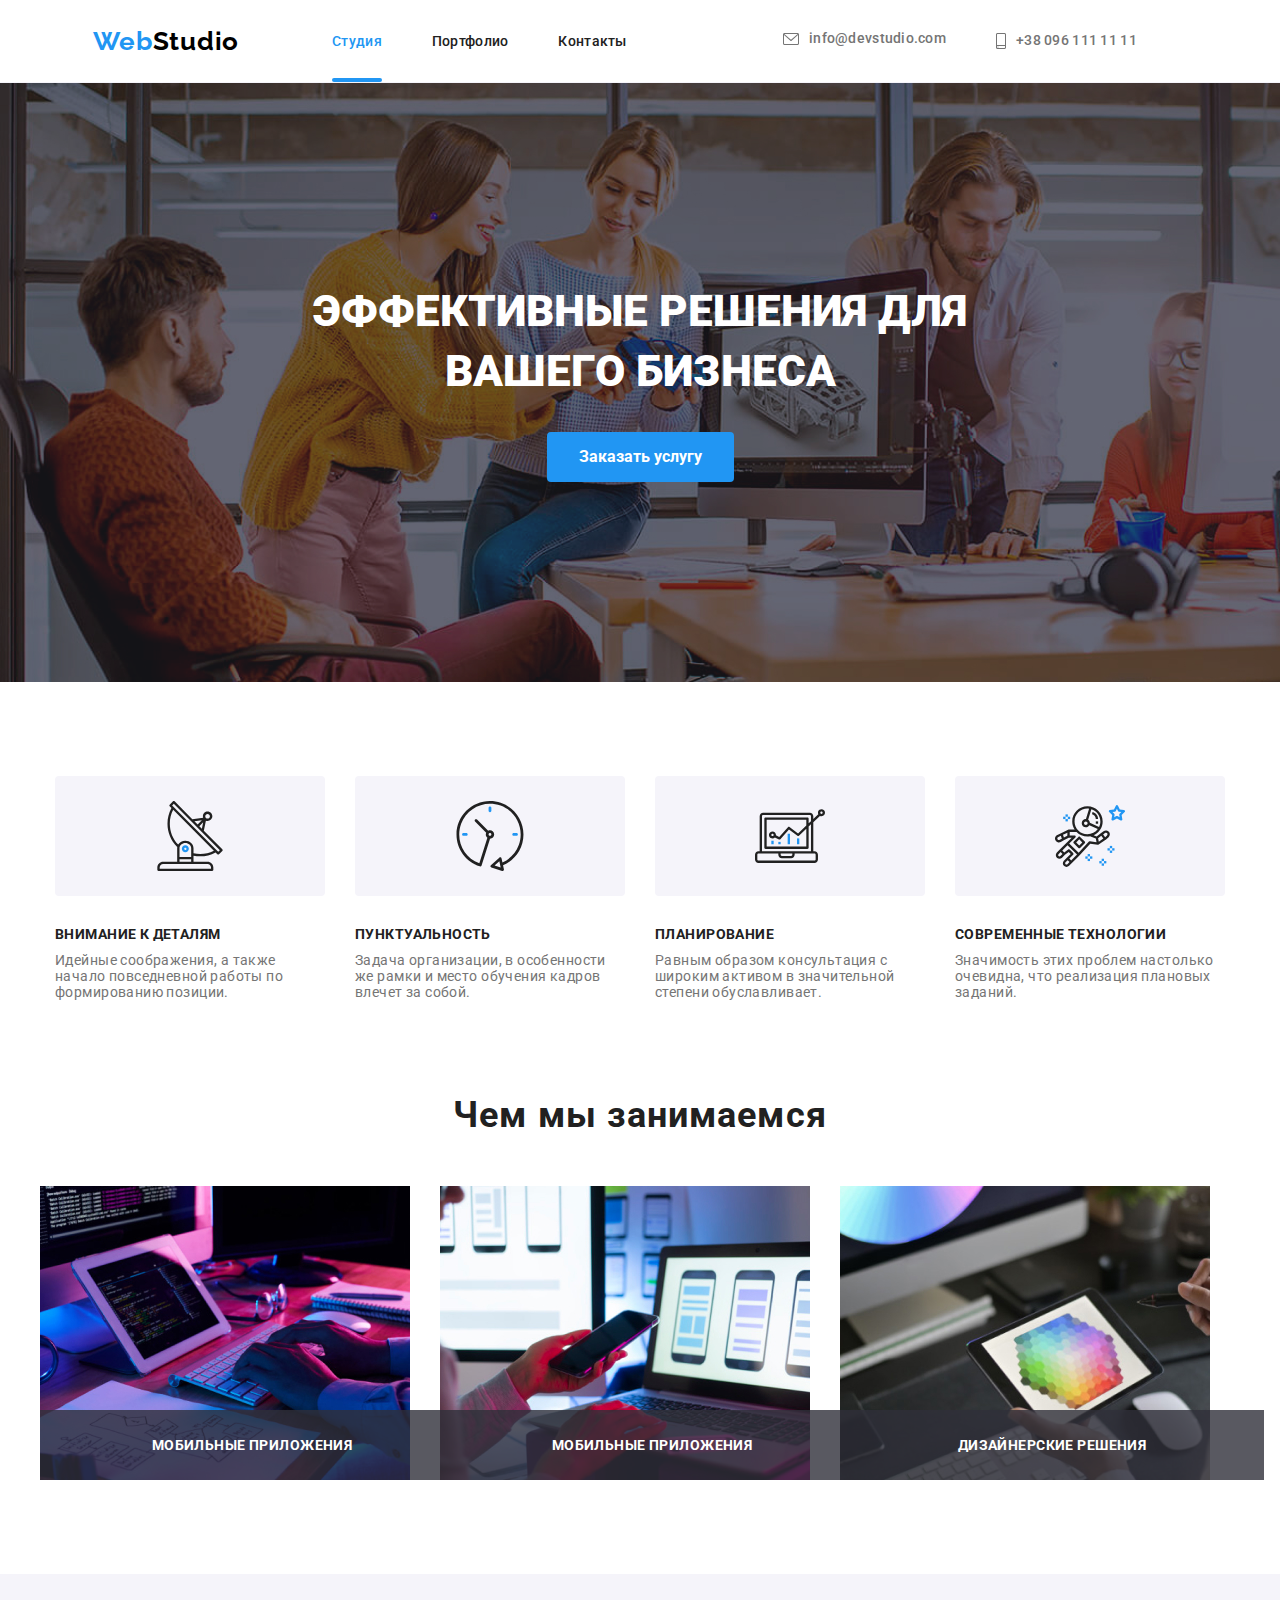
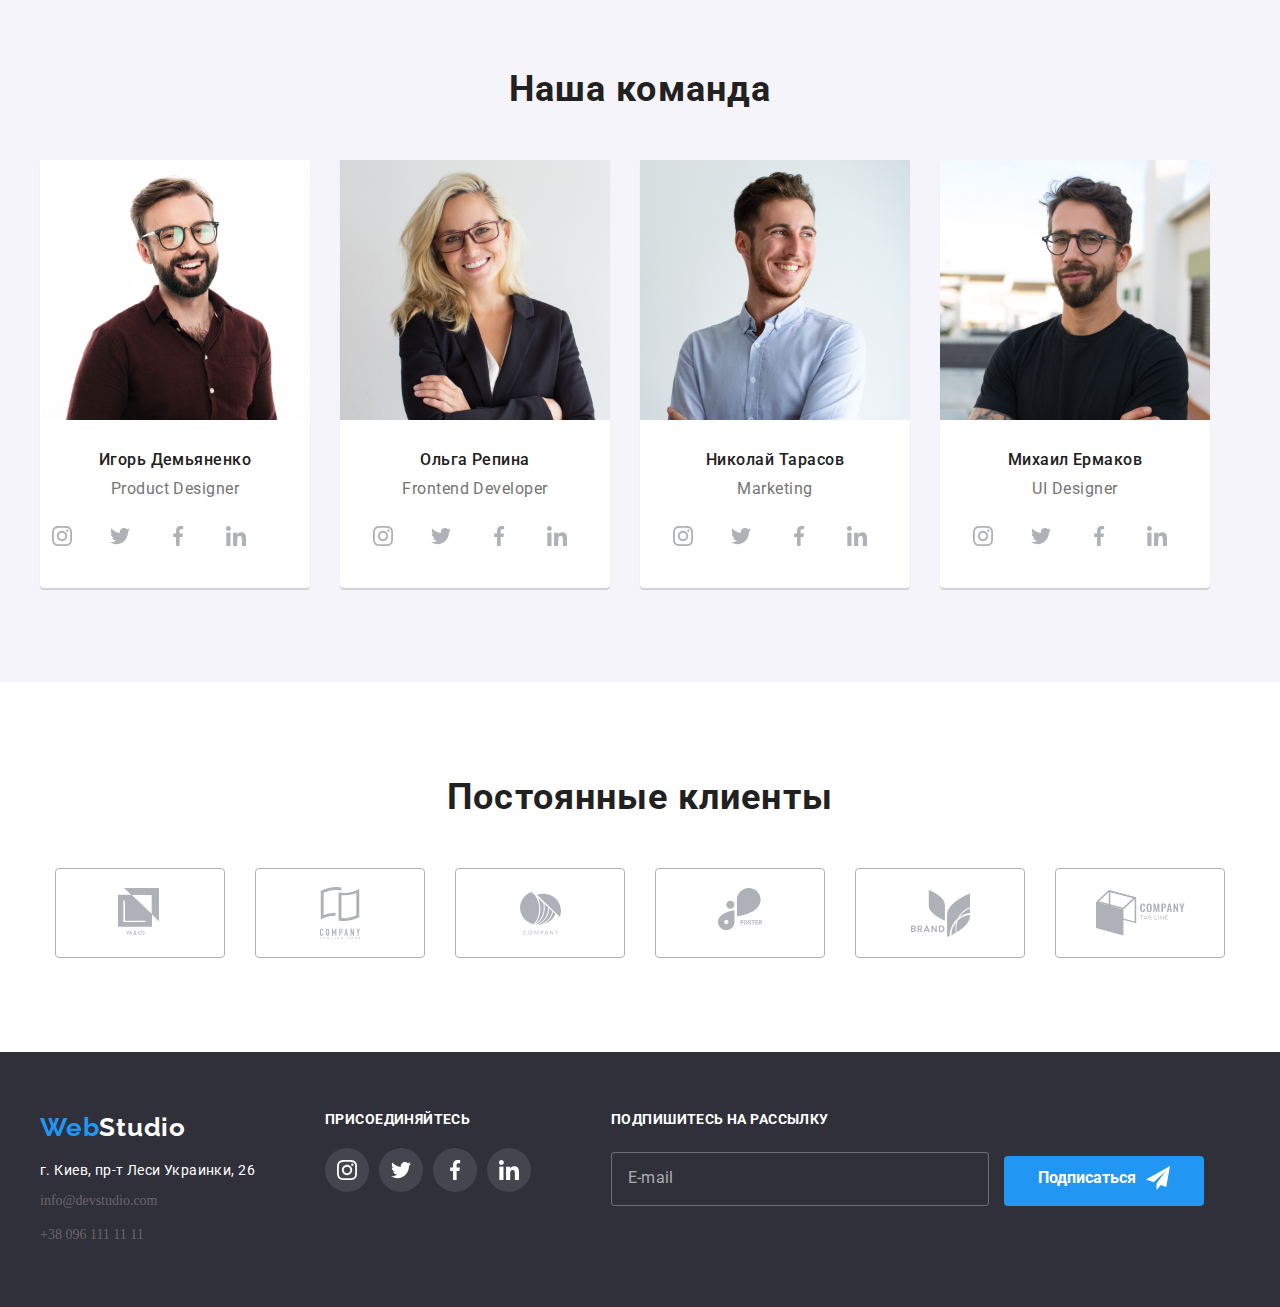
<file: index.html>
<!DOCTYPE html>
<html lang="ru">
<head>
    <meta charset="UTF-8">
    <meta name="viewport" content="width=device-width, initial-scale=1.0">
    <title>Студия</title>
    <link rel="preconnect" href="https://fonts.gstatic.com">
    <link rel="preconnect" href="https://fonts.gstatic.com">
    <link href="https://fonts.googleapis.com/css2?family=Raleway:wght@700&family=Roboto:wght@400;500;700;900&display=swap" rel="stylesheet">
    <link rel="stylesheet" href="https://cdnjs.cloudflare.com/ajax/libs/modern-normalize/1.0.0/modern-normalize.min.css"
     integrity="sha512-ISS7cAi1PEhQ8jnbJpJZMd29NlhNj4AWYyLOSp2CE/CsHxTCu+r+t0D2yoJudVrd0/8fTVPUVDzY5Tvli75u/g==" crossorigin="anonymous" />
     <link rel="stylesheet" href="https://cdnjs.cloudflare.com/ajax/libs/animate.css/4.1.1/animate.min.css"/>
     <link rel="stylesheet" href="./css/styles.css">
</head>
<body>
        <!--COMPONENTS-->
    <header class="header">
      <div class="container main-logo">
        <nav class="header-nav main-logo">
            <a class="logo link animate__pulse" href="./index.html">
            <span class="logo-color">Web</span>Studio</a>
        <ul class="nav-list list">
            <li class="nav-item"><a href="./index.html" class="active nav-link link line-line">Студия</a></li>
            <li class="nav-item"><a href="./portfolio.html" class="nav-link link">Портфолио</a></li>
            <li class="nav-item"><a class="nav-link link">Контакты</a></li>
        </ul>
        </nav>
        <ul class="info-link list">
          <li class="info-nav">
            <a class="auth-nav-link link"  href="mailto:info@devstudio.com">
              <svg class="auth-icon" width="16" height="12"  xmlns="http://www.w3.org/2000/svg" xmlns:xlink="images/sprite.svg#envelope">
                <path d="M14.5 0H1.50001C0.672854 0 0 0.672853 0 1.50001V10.5C0 11.3271 0.672854 12 1.50001 12H14.5C15.3271 12 16 11.3271 16 10.5V1.50001C16 0.672853 15.3271 0 14.5 0ZM14.5 0.999994C14.5679 0.999994 14.6325 1.01409 14.6916 1.0387L8 6.83838L1.30833 1.0387C1.36742 1.01412 1.43204 0.999994 1.49998 0.999994H14.5ZM14.5 11H1.50001C1.22414 11 0.999996 10.7759 0.999996 10.5V2.09521L7.67236 7.87792C7.76661 7.95944 7.8833 7.99999 8 7.99999C8.1167 7.99999 8.23339 7.95948 8.32764 7.87792L15 2.09521V10.5C15 10.7759 14.7759 11 14.5 11Z"/>
                </svg>
              info@devstudio.com</a>
          </li>
          <li class="info-nav">
            <a class="auth-nav-link link" href="tel:+380961111111">
              <svg class="auth-icon" width="10" height="16" xmlns="http://www.w3.org/2000/svg" xmlns:xlink="images/sprite.svg#smartphone">
              <path d="M8.5 0H1.5C0.672848 0 0 0.672848 0 1.5V14.5C0 15.3272 0.672848 16 1.5 16H8.5C9.32715 16 10 15.3272 10 14.5V1.5C10 0.672848 9.32715 0 8.5 0ZM1.5 1H8.5C8.77588 1 9 1.22412 9 1.5V12H1V1.5C1 1.22412 1.22412 1 1.5 1ZM8.5 15H1.5C1.22412 15 1 14.7759 1 14.5V13H9V14.5C9 14.7759 8.77588 15 8.5 15Z"/>
              <path d="M2.35355 13.7389C2.54882 13.9213 2.54882 14.2169 2.35355 14.3992C2.15828 14.5816 1.84172 14.5816 1.64645 14.3992C1.45118 14.2169 1.45118 13.9213 1.64645 13.7389C1.84172 13.5566 2.15828 13.5566 2.35355 13.7389Z"/>
              </svg> +38 096 111 11 11</a>
          </li>
        </ul>
      </div>
  </header>
    <main>
        <!--HERO-->
        <section class="hero">
          <div class="container-hero">
                <h1 class="hero-title">
                    Эффективные решения для вашего бизнеса
                </h1>
                <button class="modal-btn" type="button" data-modal-open>
                    Заказать услугу
                </button>
            </div>
        </section>

         <!--ABOUT-->
        <section class="about">
          <div class="container">
            <ul class="list about-list">
                   <li class="work">
                     <div class="icon-antenna1">
                    <svg  width="70px" height="70px">
                      <use href="./images/symbol-defs.svg#icon-antenna1">
                          <path d="M67.3163 48.3385L48.8468 29.7337L50.8966 19.6373C51.4256 19.8438 51.9879 19.9517 52.5556 19.9558H52.5696C55.1777 19.9866 57.3169 17.8974 57.3479 15.2893C57.3788 12.6812 55.2894 10.542 52.6813 10.5111C50.0732 10.4803 47.934 12.5695 47.9031 15.1776C47.8965 15.7357 47.9888 16.2905 48.176 16.8163L37.326 18.1405L19.6276 0.35C19.4105 0.128479 19.1141 0.00247917 18.804 0C18.4977 0.00160417 18.2044 0.123521 17.9873 0.3395L14.6786 3.6295C14.2232 4.08508 14.2232 4.82358 14.6786 5.27917L16.459 7.08517C9.56162 19.7681 11.8019 35.4741 21.9703 45.7228C22.0636 45.8121 22.1718 45.8843 22.29 45.9363C22.2165 46.3311 22.1781 46.7317 22.1756 47.1333V60.6667H8.17562C4.95562 60.6705 2.34608 63.28 2.34229 66.5V68.8333C2.34229 69.4776 2.86466 70 3.50895 70H57.1756C57.8199 70 58.3423 69.4776 58.3423 68.8333V66.5C58.3385 63.28 55.729 60.6705 52.509 60.6667H38.509V54.6688C40.7021 55.1288 42.9367 55.3633 45.1776 55.3688C50.5548 55.363 55.8464 54.0225 60.5776 51.4675L62.3673 53.2677C62.5844 53.4892 62.8808 53.6152 63.191 53.6177C63.4972 53.6161 63.7905 53.4941 64.0076 53.2782L67.3163 49.9882C67.7717 49.5326 67.7717 48.7941 67.3163 48.3385ZM50.9246 13.6348C51.8383 12.726 53.3157 12.7301 54.2244 13.6437C55.1332 14.5574 55.1291 16.0348 54.2155 16.9435C53.7781 17.3785 53.1864 17.6226 52.5695 17.6225H52.5625C51.2739 17.6158 50.2345 16.5658 50.2412 15.2771C50.2445 14.6602 50.4918 14.0699 50.9291 13.6348H50.9246ZM48.1783 21.301L46.8693 27.7445L44.298 25.158L48.1783 21.301ZM46.853 19.3282L42.653 23.5037L39.4038 20.237L46.853 19.3282ZM52.509 63C54.442 63 56.009 64.567 56.009 66.5V67.6667H4.67562V66.5C4.67562 64.567 6.2426 63 8.17562 63H52.509ZM36.1756 58.3333V60.6667H24.509V58.3333H36.1756ZM24.509 56V47.1333C24.509 44.303 27.1258 42 30.3423 42C33.5588 42 36.1756 44.303 36.1756 47.1333V56H24.509ZM38.509 52.29V47.1333C38.509 43.0162 34.8456 39.6667 30.3423 39.6667C27.4306 39.622 24.7079 41.1041 23.165 43.5738C14.2887 34.2249 12.2899 20.2875 18.1805 8.82073L58.872 49.7455C52.5886 52.9419 45.3857 53.8418 38.509 52.29ZM63.2038 50.7943L61.56 49.1412L18.7923 6.11567L17.1415 4.46133L18.7923 2.81633L36.15 20.272C36.1581 20.272 36.1628 20.2872 36.171 20.293L64.8593 49.1493L63.2038 50.7943Z"/>
                          <path d="M30.3528 44.3333H30.3423C28.4093 44.3304 26.84 45.895 26.837 47.8281C26.8341 49.7611 28.3988 51.3304 30.3318 51.3333H30.3423C32.2753 51.3362 33.8446 49.7716 33.8475 47.8386C33.8505 45.9055 32.2858 44.3362 30.3528 44.3333ZM31.1695 48.6605C30.9498 48.8789 30.6522 49.0012 30.3423 49C29.698 48.9966 29.1784 48.4716 29.1817 47.8273C29.1834 47.5189 29.307 47.2237 29.5256 47.0062C29.7428 46.7902 30.036 46.6683 30.3423 46.6667C30.9866 46.67 31.5062 47.195 31.5028 47.8393C31.5012 48.1477 31.3776 48.4429 31.159 48.6605H31.1695Z"   fill="#2196F3"/>
                      </use>
                           </svg>
                          </div>
                       <h3 class="work-title">Внимание к деталям</h3>
                        <p class="work-text">
                        Идейные соображения, а также начало повседневной работы по формированию позиции.
                        </p>
                    </li>
                <li class="work">
                  <div class="icon-clock1">
                  <svg  width="70px" height="70px">
                    <use  href="images/svg/symbol-defs.svg#icon-clock1">
                      <path    d="M31.297 15.301c-0.002-8.452-6.855-15.303-15.308-15.301s-15.303 6.855-15.301 15.308c0.001 6.658 4.307 12.551 10.649 14.576 0.061 0.019 0.124 0.029 0.187 0.029 0.121-0 0.239-0.032 0.342-0.094 0.135-0.080 0.236-0.207 0.283-0.356l3.865-12.25c1.057-0.005 1.909-0.866 1.903-1.923s-0.866-1.909-1.923-1.903c-0.284 0.001-0.565 0.067-0.82 0.191l-5.106-5.107c-0.253-0.245-0.657-0.238-0.902 0.016-0.239 0.247-0.239 0.639 0 0.886l5.103 5.109c-0.392 0.799-0.168 1.764 0.536 2.309l-3.683 11.673c-7.278-2.681-11.004-10.754-8.323-18.032s10.754-11.004 18.032-8.323 11.004 10.754 8.323 18.032c-1.31 3.556-4.001 6.431-7.462 7.973l-0.398-1.874c-0.073-0.344-0.411-0.565-0.756-0.492-0.109 0.023-0.209 0.074-0.292 0.148l-3.837 3.426c-0.263 0.234-0.287 0.637-0.052 0.9 0.076 0.085 0.174 0.149 0.283 0.184l4.899 1.563c0.335 0.108 0.694-0.077 0.802-0.412 0.034-0.106 0.040-0.219 0.017-0.328l-0.391-1.839c5.664-2.388 9.342-7.942 9.329-14.089zM15.992 14.664c0.352 0 0.638 0.286 0.638 0.638s-0.286 0.638-0.638 0.638c-0.352 0-0.638-0.285-0.638-0.638s0.285-0.638 0.638-0.638zM18.093 29.528l2.184-1.948 0.603 2.84-2.787-0.892z"/>
                      <path   d="M15.354 3.185v1.275c0 0.352 0.285 0.638 0.638 0.638s0.638-0.285 0.638-0.638v-1.275c0-0.352-0.286-0.638-0.638-0.638s-0.638 0.286-0.638 0.638z" fill="#2196f3"/>
                      <path  d="M3.876 14.664c-0.352 0-0.638 0.286-0.638 0.638s0.285 0.638 0.638 0.638h1.275c0.352 0 0.638-0.285 0.638-0.638s-0.285-0.638-0.638-0.638h-1.275z" fill="#2196f3"/>
                      <path d="M28.108 15.939c0.352 0 0.638-0.285 0.638-0.638s-0.285-0.638-0.638-0.638h-1.275c-0.352 0-0.638 0.286-0.638 0.638s0.286 0.638 0.638 0.638h1.275z" fill="#2196f3"/>
                    </use>
                  </svg>
                </div>
                    <h3 class="work-title">Пунктуальность</h3>
                    <p class="work-text">
                    Задача организации, в особенности же рамки и место обучения кадров влечет за собой.
                    </p>
                </li>
                <li class="work">
                  <div class="icon-diagram1">
                  <svg  width="70px" height="70px">
                    <use  href="./images/symbol-defs.svg#icon-diagram1">
                        <g clip-path="url(#clip0)">
                        <path d="M32.6496 32.7351H34.9817V43.2296H32.6496V32.7351Z" fill="#2196F3"/>
                        <path d="M41.978 37.3993H44.3101V43.2296H41.978V37.3993Z" fill="#2196F3"/>
                        <path d="M23.3211 40.8975H25.6532V43.2296H23.3211V40.8975Z" fill="#2196F3"/>
                        <path d="M16.3248 39.7314H18.6569V43.2295H16.3248V39.7314Z" fill="#2196F3"/>
                        <path d="M3.49817 61.8865H59.4689C61.4007 61.8865 62.967 60.3202 62.967 58.3883V53.7241C62.967 51.7923 61.4007 50.2259 59.4689 50.2259H58.3028V21.1469L64.9262 14.8725C66.4635 15.6303 68.3242 15.1702 69.3302 13.7816C70.3369 12.3935 70.1957 10.4821 68.9966 9.25684C67.7975 8.03157 65.8901 7.8488 64.4798 8.82412C63.0701 9.80001 62.569 11.6499 63.2933 13.2037L58.3028 17.9345V15.2443C58.3028 13.3124 56.7365 11.7461 54.8046 11.7461H8.16239C6.23054 11.7461 4.66422 13.3124 4.66422 15.2443V50.2259H3.49817C1.56632 50.2259 0 51.7923 0 53.7241V58.3883C0 60.3202 1.56632 61.8865 3.49817 61.8865ZM66.4652 10.58C67.1091 10.58 67.6312 11.1021 67.6312 11.7461C67.6312 12.39 67.1091 12.9121 66.4652 12.9121C65.8212 12.9121 65.2991 12.39 65.2991 11.7461C65.2991 11.1021 65.8212 10.58 66.4652 10.58ZM6.99634 15.2443C6.99634 14.6003 7.51844 14.0782 8.16239 14.0782H54.8046C55.4486 14.0782 55.9707 14.6003 55.9707 15.2443V20.1414L53.6386 22.3573V17.5764C53.6386 16.9324 53.1165 16.4103 52.4725 16.4103H10.4945C9.85055 16.4103 9.32845 16.9324 9.32845 17.5764V46.7278C9.32845 47.3717 9.85055 47.8938 10.4945 47.8938H52.4725C53.1165 47.8938 53.6386 47.3717 53.6386 46.7278V25.5651L55.9707 23.3554V50.2259H6.99634V15.2443ZM17.4908 30.403C15.9131 30.3984 14.5279 31.4495 14.1083 32.9703C13.6886 34.491 14.3383 36.104 15.6951 36.9091C17.0513 37.7142 18.7793 37.5121 19.9129 36.4149L23.9662 38.4487C24.4371 38.6844 25.0081 38.5739 25.3583 38.1805L33.9745 28.4871L42.4443 34.8338C42.8987 35.1743 43.5329 35.1378 43.9452 34.7478L51.3065 27.7748V45.5617H11.6606V18.7424H51.3065V24.5619L43.0564 32.3747L34.5154 25.9716C34.0303 25.6084 33.3476 25.6767 32.9445 26.1294L24.2099 35.9571L20.9446 34.3242C20.9685 34.1841 20.9833 34.0429 20.989 33.9012C20.989 31.9693 19.4227 30.403 17.4908 30.403ZM18.6569 33.9012C18.6569 34.5451 18.1348 35.0672 17.4908 35.0672C16.8469 35.0672 16.3248 34.5451 16.3248 33.9012C16.3248 33.2572 16.8469 32.7351 17.4908 32.7351C18.1348 32.7351 18.6569 33.2572 18.6569 33.9012ZM25.6532 52.5581H37.3138V53.7241C37.3138 54.3681 36.7917 54.8902 36.1477 54.8902H26.8193C26.1753 54.8902 25.6532 54.3681 25.6532 53.7241V52.5581ZM2.33211 53.7241C2.33211 53.0802 2.85422 52.5581 3.49817 52.5581H23.3211V53.7241C23.3211 55.656 24.8874 57.2223 26.8193 57.2223H36.1477C38.0796 57.2223 39.6459 55.656 39.6459 53.7241V52.5581H59.4689C60.1128 52.5581 60.6349 53.0802 60.6349 53.7241V58.3883C60.6349 59.0323 60.1128 59.5544 59.4689 59.5544H3.49817C2.85422 59.5544 2.33211 59.0323 2.33211 58.3883V53.7241Z" />
                        </g>
                      </use>
                        </svg>
                      </div>
                    <h3 class="work-title">Планирование</h3>
                    <p class="work-text">
                    Равным образом консультация с широким активом в значительной степени обуславливает.
                    </p>
                </li>
                <li class="work">
                  <div class="icon-astronaut1">
                  <svg  width="70px" height="70px"  href="images/svg/sprite.svg#icon-astronaut1">
                    <use  href="images/symbol-defs.svg#icon-astronaut1">
                        <path d="M69.9433 9.89637C69.8056 9.47513 69.4416 9.16724 69.0018 9.10298L64.8228 8.49512L62.9526 4.70809C62.5606 3.91005 61.2527 3.91005 60.8608 4.70809L58.9906 8.49512L54.8114 9.10312C54.3716 9.16724 54.0076 9.47418 53.8687 9.89651C53.7323 10.3188 53.8453 10.7831 54.1639 11.0924L57.1891 14.0407L56.4752 18.2034C56.4005 18.6409 56.5802 19.0831 56.9384 19.3445C57.3012 19.6082 57.7748 19.6407 58.168 19.4331L61.9061 17.4672L65.6442 19.4331C65.8146 19.5229 66.0024 19.5672 66.1879 19.5672C66.4294 19.5672 66.671 19.4925 66.874 19.3443C67.2333 19.0831 67.413 18.6408 67.3372 18.2033L66.6233 14.0405L69.6485 11.0923C69.9654 10.7819 70.0798 10.3187 69.9433 9.89637ZM64.5556 12.7991C64.2815 13.0662 64.1555 13.4536 64.2208 13.8316L64.6385 16.2688L62.4499 15.1184C62.2795 15.0286 62.0929 14.9843 61.9061 14.9843C61.7195 14.9843 61.534 15.0286 61.3624 15.1184L59.1736 16.2688L59.5913 13.8316C59.6567 13.4536 59.5306 13.0675 59.2565 12.7991L57.4843 11.0724L59.932 10.7166C60.3124 10.6617 60.6402 10.4226 60.8106 10.0783L61.9049 7.86169L62.9992 10.0783C63.1696 10.4225 63.4974 10.6617 63.8778 10.7166L66.3255 11.0724L64.5556 12.7991Z" fill="#2196F3"/>
                        <path d="M57.167 44.8923H54.8336V47.2257H57.167V44.8923Z" fill="#2196F3"/>
                        <path d="M57.167 49.5591H54.8336V51.8925H57.167V49.5591Z" fill="#2196F3"/>
                        <path d="M59.5004 47.2257H57.167V49.5591H59.5004V47.2257Z" fill="#2196F3"/>
                        <path d="M54.8337 47.2257H52.5003V49.5591H54.8337V47.2257Z" fill="#2196F3"/>
                        <path d="M49.0002 57.7259H46.6668V60.0593H49.0002V57.7259Z" fill="#2196F3"/>
                        <path d="M49.0002 62.3926H46.6668V64.726H49.0002V62.3926Z" fill="#2196F3"/>
                        <path d="M51.3337 60.0593H49.0002V62.3927H51.3337V60.0593Z" fill="#2196F3"/>
                        <path d="M46.6668 60.0593H44.3334V62.3927H46.6668V60.0593Z" fill="#2196F3"/>
                        <path d="M35 53.0592H32.6666V55.3926H35V53.0592Z" fill="#2196F3"/>
                        <path d="M35 57.7259H32.6666V60.0593H35V57.7259Z" fill="#2196F3"/>
                        <path d="M37.3334 55.3925H35V57.7259H37.3334V55.3925Z" fill="#2196F3"/>
                        <path d="M32.6666 55.3925H30.3332V57.7259H32.6666V55.3925Z" fill="#2196F3"/>
                        <path d="M12.833 13.3918H10.4996V15.7252H12.833V13.3918Z" fill="#2196F3"/>
                        <path d="M12.833 18.0587H10.4996V20.3921H12.833V18.0587Z" fill="#2196F3"/>
                        <path d="M15.1663 15.7252H12.8329V18.0586H15.1663V15.7252Z" fill="#2196F3"/>
                        <path d="M10.4996 15.7252H8.1662V18.0586H10.4996V15.7252Z" fill="#2196F3"/>
                        <path d="M54.0635 30.9738C53.4348 30.1256 52.5119 29.5797 51.4642 29.4326C50.4119 29.2833 49.3735 29.5597 48.5335 30.2026L45.7952 32.3014L45.794 32.3026L41.6429 35.4025L38.6725 34.2194C43.9692 31.8429 47.6712 26.545 47.6712 20.3942C47.6712 12.0314 40.8402 5.22736 32.4436 5.22736C24.047 5.22736 17.2162 12.0314 17.2162 20.3942C17.2162 23.4253 18.1226 26.2439 19.6662 28.6158L13.6204 28.5633C13.6169 28.5633 13.6134 28.5633 13.6099 28.5633C13.5912 28.5633 13.5761 28.5726 13.5586 28.5738C13.4431 28.5785 13.3299 28.6018 13.2191 28.6415C13.1911 28.652 13.162 28.6579 13.1352 28.6706C13.1212 28.6765 13.1072 28.6776 13.0932 28.6846L6.02078 32.1764C6.01955 32.1764 6.01846 32.1764 6.01846 32.1775L1.87663 34.1693C1.8311 34.1891 1.78448 34.2159 1.73895 34.2462C0.0880496 35.3452 -0.474284 37.5036 0.429989 39.2676C0.911793 40.2056 1.73198 40.8963 2.74003 41.2124C3.12859 41.3337 3.52521 41.3933 3.91952 41.3933C4.55308 41.3933 5.18077 41.2381 5.75582 40.9313L8.79157 39.3167L13.7441 36.7593L16.7122 36.7418L4.80848 48.5884C4.80738 48.5896 4.80615 48.5896 4.80492 48.5907L1.8765 51.5074C1.18469 52.1958 0.80433 53.1092 0.80433 54.0835C0.80433 55.0565 1.18469 55.9723 1.8765 56.6619C2.58703 57.3689 3.52152 57.7235 4.45601 57.7235C5.39173 57.7235 6.32498 57.3689 7.03785 56.6619L9.91254 53.7988L13.7206 50.9556L15.6912 52.9179L11.8376 56.7551C11.8365 56.7564 11.8352 56.7564 11.834 56.7575L8.90559 59.6741C8.21378 60.3625 7.83343 61.2759 7.83343 62.2502C7.83343 63.2233 8.21378 64.139 8.90559 64.8286C9.61613 65.5356 10.5518 65.8903 11.4863 65.8903C12.4208 65.8903 13.3565 65.5356 14.0682 64.8286L16.9977 61.912L21.6842 57.2453C21.6854 57.244 21.6854 57.2429 21.6865 57.2417L23.8951 55.0542L23.8869 55.046C23.9009 55.032 23.9207 55.0272 23.9348 55.0122L35.2353 42.6349L42.8281 43.7152C42.8829 43.7234 42.9377 43.7269 42.9926 43.7269C43.1338 43.7269 43.2703 43.6931 43.4021 43.6429C43.4406 43.629 43.4744 43.6102 43.5106 43.5916C43.5526 43.5706 43.5969 43.559 43.6367 43.5322L50.6659 38.8655C50.6916 38.848 50.7056 38.8199 50.73 38.8013C50.758 38.7792 50.7931 38.7699 50.8186 38.7453L53.5999 36.1401C55.0471 34.7841 55.2466 32.5628 54.0635 30.9738ZM4.66027 38.8722C4.28114 39.0752 3.85061 39.1159 3.43881 38.9854C3.03042 38.8582 2.69915 38.5793 2.50541 38.2025C2.15308 37.5164 2.35721 36.6811 2.97436 36.2296L5.84796 34.8471L6.53977 36.8689L6.8303 37.7182L4.66027 38.8722ZM12.3102 34.874L8.92336 36.6241L8.36459 34.9907L7.96331 33.8169L12.3968 31.6282L12.3102 34.874ZM45.3402 20.3919C45.3402 22.4009 44.8607 24.2957 44.03 25.9907L34.8832 21.8362C34.7875 20.5821 34.1366 19.4842 33.1589 18.8005L36.3615 8.16849C41.5626 9.82295 45.3402 14.6752 45.3402 20.3919ZM19.5519 20.3919C19.5519 13.3159 25.3363 7.55831 32.4461 7.55831C32.9991 7.55831 33.5404 7.60493 34.0759 7.67261L30.9434 18.0713C30.9014 18.0701 30.8617 18.0585 30.8185 18.0585C28.5598 18.0585 26.7222 19.8901 26.7222 22.1419C26.7222 24.3936 28.5598 26.2254 30.8185 26.2254C32.3375 26.2254 33.65 25.3866 34.3582 24.1591L42.8073 27.9975C40.4564 31.1615 36.6938 33.2255 32.4459 33.2255C25.3363 33.2255 19.5519 27.4679 19.5519 20.3919ZM32.5814 22.1419C32.5814 23.1068 31.7903 23.8919 30.8185 23.8919C29.8467 23.8919 29.0557 23.1068 29.0557 22.1419C29.0557 21.1771 29.8467 20.3919 30.8185 20.3919C31.7903 20.3919 32.5814 21.1771 32.5814 22.1419ZM5.39186 55.0074C4.87506 55.5196 4.03846 55.5185 3.52289 55.0087C3.27433 54.7601 3.13788 54.4324 3.13788 54.0835C3.13788 53.7358 3.27433 53.4079 3.52289 53.1618L5.62743 51.0652L7.48944 52.9191L5.39186 55.0074ZM12.4222 63.1743C11.9054 63.6865 11.0677 63.6877 10.552 63.1755C10.3034 62.927 10.167 62.5993 10.167 62.2503C10.167 61.9027 10.3034 61.5748 10.552 61.3287L12.6579 59.231L13.5388 60.1073L14.5211 61.0849L12.4222 63.1743ZM20.0384 55.5862C20.0371 55.5873 20.036 55.5873 20.0348 55.5885L16.1742 59.4385L15.2933 58.5623L14.311 57.5846L18.168 53.7451C18.168 53.7451 18.168 53.7451 18.168 53.744C18.1693 53.7428 18.1703 53.7428 18.1716 53.7417C18.2591 53.6542 18.3139 53.5492 18.3676 53.4454C18.3828 53.415 18.4119 53.3893 18.4248 53.3579C18.461 53.2681 18.4668 53.1713 18.4808 53.0767C18.4878 53.0229 18.5112 52.9729 18.5112 52.9179C18.5112 52.8397 18.4832 52.764 18.4669 52.6869C18.4529 52.6169 18.4529 52.5456 18.426 52.4781C18.3817 52.3684 18.3058 52.2716 18.2265 52.177C18.2044 52.1513 18.1962 52.1186 18.1717 52.0942C18.1717 52.0942 18.1717 52.0942 18.1705 52.0942C18.1693 52.0931 18.1693 52.0906 18.1682 52.0895L14.6529 48.5895C14.6156 48.5521 14.5678 48.537 14.5258 48.5055C14.464 48.4577 14.4045 48.4134 14.3356 48.3795C14.2692 48.3468 14.2015 48.327 14.1315 48.3082C14.0568 48.2872 13.9845 48.2709 13.9063 48.265C13.8351 48.2604 13.7686 48.2674 13.6975 48.2756C13.6193 48.2849 13.5459 48.2954 13.47 48.3199C13.3965 48.3432 13.3312 48.3793 13.2636 48.4179C13.2204 48.4424 13.1714 48.4506 13.1305 48.4809L9.25136 51.3767L7.2808 49.4143L12.5286 44.1946L22.0674 53.576L20.0384 55.5862ZM34.9545 40.2372C34.9207 40.2325 34.8891 40.2454 34.8554 40.2431C34.7702 40.2384 34.6886 40.2443 34.6034 40.2582C34.5369 40.2699 34.4739 40.2827 34.4109 40.3049C34.3362 40.3306 34.2686 40.3656 34.1996 40.4075C34.1343 40.4472 34.0748 40.4892 34.0177 40.5417C33.9896 40.5661 33.9559 40.5779 33.9302 40.6058L23.6527 51.862L14.1851 42.5506L20.3825 36.3859C20.8387 35.9309 20.8411 35.1923 20.386 34.735C20.1562 34.5052 19.8541 34.392 19.5519 34.3932V34.3921L14.6985 34.4212L14.7592 30.9049L21.5493 30.9633C24.3166 33.7937 28.176 35.5589 32.4461 35.5589C33.4027 35.5589 34.3361 35.4598 35.2449 35.2905C35.3324 35.3605 35.4186 35.4317 35.5284 35.476L40.7996 37.5761L41.1332 39.235L41.5228 41.1717L34.9545 40.2372ZM43.7944 40.6269L43.1096 37.2189L46.2736 34.8564L47.102 35.9554L48.3445 37.605L43.7944 40.6269ZM52.0055 34.4341L50.1726 36.1514L48.1356 33.4471L49.9544 32.0529C50.2939 31.7917 50.7221 31.6854 51.1421 31.7403C51.5644 31.7997 51.9378 32.0203 52.1921 32.3621C52.6659 33.0003 52.5853 33.8905 52.0055 34.4341Z" fill="#212121"/>
                        <path d="M29.7545 40.5651L25.0668 35.8984C24.613 35.4446 23.8755 35.4446 23.4205 35.8984L18.734 40.5651C18.5147 40.7856 18.391 41.0819 18.391 41.3922C18.391 41.7026 18.5135 42.0001 18.734 42.2194L23.4205 46.8861C23.648 47.1124 23.9468 47.2256 24.2443 47.2256C24.5418 47.2256 24.8404 47.1124 25.0668 46.8861L29.7545 42.2194C29.9738 42.0001 30.0987 41.7026 30.0987 41.3922C30.0987 41.0819 29.9749 40.7844 29.7545 40.5651ZM24.2443 44.4128L21.2109 41.3922L24.2443 38.3717L27.2788 41.3922L24.2443 44.4128Z" fill="#212121"/>
                        <path d="M37.5468 11.0923L36.9833 13.358C37.1385 13.3966 40.7844 14.3462 40.7844 18.0586H43.1178C43.1177 13.6461 39.4742 11.5718 37.5468 11.0923Z" fill="#212121"/>
                        <path d="M43.1178 20.3919H40.7844V22.7253H43.1178V20.3919Z" fill="#212121"/>
                      </use>
                        </svg>
                      </div>
                    <h3 class="work-title">Современные технологии</h3>
                    <p class="work-text">
                    Значимость этих проблем настолько очевидна, что реализация плановых заданий.
                    </p>
                </li>
            </ul>
            </div>
        </section>

        <!--SERVICES-->
            <section class="services">
              <div class="container">
                <h2 class="caption">
                    Чем мы занимаемся
                </h2>
                <ul class="service-list list">
                    <li class="caption-pic">
                        <img src="./images/box1.jpg" alt="Верстает" width="370" height="294">
                        <p class="mobil">
                          Мобильные приложения
                        </p>
                      </li>
                    <li class="caption-pic">
                        <img  src="./images/box2.jpg" alt="Сидит" width="370" height="294">
                        <p class="mobil">
                          Мобильные приложения
                        </p>
                      </li>
                    <li class="caption-pic">
                        <img src="./images/box3.jpg" alt="Работает" width="370" height="294">
                        <p class="mobil">
                          Дизайнерские решения
                        </p>
                      </li>
                </ul>
                </div>
        </section>
        
        <!--MASTERS-->
       <section class="masters">
        <div class="container">
        <h2 class="caption">Наша команда</h2>
        <ul class="masters-list list">
          <li class="captein-masters">
            <img src="./images/img.jpg" width="270" height="260" alt="Игорь Демьяненко - Дизайнер продуктов" />
            <h3 class="work-name">Игорь Демьяненко</h3>
            <p lang="en" class="position">Product Designer</p>
             
            <ul class="list">
              <a href="" class="icon-items-link  link">
              <li class="icon-masters">
               <svg class="instagram" width="20" height="20" xmlns="http://www.w3.org/2000/svg" xmlns:xlink="images/symbol-defs.svg#icon-instagram2">
                  <path d="M19.9804 5.88005C19.9336 4.81738 19.7617 4.0868 19.5156 3.45374C19.2616 2.78176 18.8709 2.18014 18.359 1.68002C17.8589 1.1721 17.2533 0.777435 16.5891 0.527447C15.9524 0.281274 15.2256 0.109427 14.163 0.0625732C13.0924 0.0117516 12.7525 0 10.0371 0C7.32173 0 6.98185 0.0117516 5.91521 0.0586052C4.85253 0.105459 4.12195 0.277459 3.48904 0.523479C2.81692 0.777435 2.2153 1.16814 1.71517 1.68002C1.20726 2.18014 0.812743 2.78573 0.562603 3.44992C0.31643 4.0868 0.144583 4.81341 0.0977294 5.87609C0.0469078 6.9467 0.0351562 7.28658 0.0351562 10.002C0.0351562 12.7173 0.0469078 13.0572 0.0937614 14.1239C0.140615 15.1865 0.312615 15.9171 0.558787 16.5502C0.812743 17.2221 1.20726 17.8238 1.71517 18.3239C2.2153 18.8318 2.82088 19.2265 3.48508 19.4765C4.12195 19.7226 4.84856 19.8945 5.91139 19.9413C6.97788 19.9883 7.31791 19.9999 10.0333 19.9999C12.7487 19.9999 13.0885 19.9883 14.1552 19.9413C15.2179 19.8945 15.9484 19.7226 16.5813 19.4765C17.9254 18.9568 18.9881 17.8941 19.5078 16.5502C19.7538 15.9133 19.9258 15.1865 19.9727 14.1239C20.0195 13.0572 20.0313 12.7173 20.0313 10.002C20.0313 7.28658 20.0273 6.9467 19.9804 5.88005ZM18.1794 14.0457C18.1364 15.0225 17.9723 15.5499 17.8356 15.9015C17.4995 16.7728 16.808 17.4643 15.9367 17.8004C15.5851 17.9372 15.0538 18.1012 14.0809 18.1441C13.026 18.1911 12.7096 18.2027 10.0411 18.2027C7.37255 18.2027 7.05221 18.1911 6.00113 18.1441C5.02438 18.1012 4.49693 17.9372 4.1453 17.8004C3.71171 17.6402 3.31704 17.3862 2.9967 17.0541C2.6646 16.7298 2.41065 16.3391 2.2504 15.9055C2.11365 15.5539 1.94959 15.0225 1.90671 14.0497C1.8597 12.9948 1.8481 12.6783 1.8481 10.0097C1.8481 7.34122 1.8597 7.02087 1.90671 5.96995C1.94959 4.99319 2.11365 4.46575 2.2504 4.11412C2.41065 3.68038 2.6646 3.28586 3.00067 2.96536C3.32483 2.63327 3.71553 2.37931 4.14927 2.21921C4.5009 2.08247 5.03231 1.9184 6.0051 1.87537C7.05999 1.82851 7.37652 1.81676 10.0449 1.81676C12.7174 1.81676 13.0337 1.82851 14.0848 1.87537C15.0616 1.9184 15.589 2.08247 15.9407 2.21921C16.3742 2.37931 16.7689 2.63327 17.0893 2.96536C17.4213 3.28967 17.6753 3.68038 17.8356 4.11412C17.9723 4.46575 18.1364 4.99701 18.1794 5.96995C18.2263 7.02484 18.238 7.34122 18.238 10.0097C18.238 12.6783 18.2263 12.9908 18.1794 14.0457Z"/>
                  <path d="M10.0371 4.8642C7.20074 4.8642 4.89941 7.16537 4.89941 10.0019C4.89941 12.8385 7.20074 15.1396 10.0371 15.1396C12.8737 15.1396 15.1749 12.8385 15.1749 10.0019C15.1749 7.16537 12.8737 4.8642 10.0371 4.8642ZM10.0371 13.3346C8.19702 13.3346 6.70442 11.8422 6.70442 10.0019C6.70442 8.16165 8.19702 6.66921 10.0371 6.66921C11.8774 6.66921 13.3698 8.16165 13.3698 10.0019C13.3698 11.8422 11.8774 13.3346 10.0371 13.3346Z"/>
                  <path d="M16.5775 4.6611C16.5775 5.32346 16.0404 5.86052 15.3779 5.86052C14.7155 5.86052 14.1785 5.32346 14.1785 4.6611C14.1785 3.99858 14.7155 3.46167 15.3779 3.46167C16.0404 3.46167 16.5775 3.99858 16.5775 4.6611Z"/>
                </svg>
              </li>
            </a>
              <a href="" class="icon-items-link  link">
              <li class="icon-masters">
                <svg class="instagram" width="20" height="20" xmlns="http://www.w3.org/2000/svg" xmlns:xlink="images/sprite.svg#icon-twitter1">
                  <path d="M20 3.79875C19.2563 4.125 18.4637 4.34125 17.6375 4.44625C18.4875 3.93875 19.1363 3.14125 19.4412 2.18C18.6488 2.6525 17.7738 2.98625 16.8412 3.1725C16.0887 2.37125 15.0162 1.875 13.8462 1.875C11.5763 1.875 9.74875 3.7175 9.74875 5.97625C9.74875 6.30125 9.77625 6.61375 9.84375 6.91125C6.435 6.745 3.41875 5.11125 1.3925 2.6225C1.03875 3.23625 0.83125 3.93875 0.83125 4.695C0.83125 6.115 1.5625 7.37375 2.6525 8.1025C1.99375 8.09 1.3475 7.89875 0.8 7.5975C0.8 7.61 0.8 7.62625 0.8 7.6425C0.8 9.635 2.22125 11.29 4.085 11.6712C3.75125 11.7625 3.3875 11.8062 3.01 11.8062C2.7475 11.8062 2.4825 11.7913 2.23375 11.7362C2.765 13.36 4.2725 14.5538 6.065 14.5925C4.67 15.6838 2.89875 16.3412 0.98125 16.3412C0.645 16.3412 0.3225 16.3263 0 16.285C1.81625 17.4563 3.96875 18.125 6.29 18.125C13.835 18.125 17.96 11.875 17.96 6.4575C17.96 6.27625 17.9538 6.10125 17.945 5.9275C18.7588 5.35 19.4425 4.62875 20 3.79875Z"/>
                </svg>
              </li>
            </a>
              <a href="" class=" icon-items-link link">
              <li class="icon-masters">
                    <svg class="instagram" width="20" height="20" xmlns="http://www.w3.org/2000/svg" xmlns:xlink="images/sprite.svg#icon-facebook1">
                      <path d="M13.3309 3.32083H15.1567V0.140833C14.8417 0.0975 13.7584 0 12.4967 0C9.86422 0 8.06088 1.65583 8.06088 4.69917V7.5H5.15588V11.055H8.06088V20H11.6226V11.0558H14.4101L14.8526 7.50083H11.6217V5.05167C11.6226 4.02417 11.8992 3.32083 13.3309 3.32083Z"/>
                    </svg>
              </li>
            </a>
            <a href="" class=" icon-items-link link">
              <li class="icon-masters">
                <svg class="instagram" width="20" height="20"  xmlns="http://www.w3.org/2000/svg" xmlns:xlink="images/sprite.svg#icon-linkedin1">
                  <path d="M19.9951 20V19.9992H20.0001V12.6642C20.0001 9.07587 19.2276 6.31171 15.0326 6.31171C13.0159 6.31171 11.6626 7.41837 11.1101 8.46754H11.0517V6.64671H7.07422V19.9992H11.2159V13.3875C11.2159 11.6467 11.5459 9.96337 13.7017 9.96337C15.8259 9.96337 15.8576 11.95 15.8576 13.4992V20H19.9951Z"/>
                  <path d="M0.329956 6.64746H4.47662V20H0.329956V6.64746Z"/>
                  <path d="M2.40167 0C1.07583 0 0 1.07583 0 2.40167C0 3.7275 1.07583 4.82583 2.40167 4.82583C3.7275 4.82583 4.80333 3.7275 4.80333 2.40167C4.8025 1.07583 3.72667 0 2.40167 0V0Z"/>
                </svg>
              </li>
            </a>
            </ul>
          </li>

          <li class="captein-masters">
            <img  src="./images/img1.jpg" width="270" height="260" alt="Ольга Репина-фронтенд-разработчик" />
            <h3 class="work-name">Ольга Репина</h3>
            <p lang="en" class="position">Frontend Developer</p>
            <ul class="list icon-masters-list">
              <a href="" class="icon-items-link  link">
              <li class="icon-masters">
               <svg class="instagram" width="20" height="20" xmlns="http://www.w3.org/2000/svg" xmlns:xlink="images/symbol-defs.svg#icon-instagram2">
                  <path d="M19.9804 5.88005C19.9336 4.81738 19.7617 4.0868 19.5156 3.45374C19.2616 2.78176 18.8709 2.18014 18.359 1.68002C17.8589 1.1721 17.2533 0.777435 16.5891 0.527447C15.9524 0.281274 15.2256 0.109427 14.163 0.0625732C13.0924 0.0117516 12.7525 0 10.0371 0C7.32173 0 6.98185 0.0117516 5.91521 0.0586052C4.85253 0.105459 4.12195 0.277459 3.48904 0.523479C2.81692 0.777435 2.2153 1.16814 1.71517 1.68002C1.20726 2.18014 0.812743 2.78573 0.562603 3.44992C0.31643 4.0868 0.144583 4.81341 0.0977294 5.87609C0.0469078 6.9467 0.0351562 7.28658 0.0351562 10.002C0.0351562 12.7173 0.0469078 13.0572 0.0937614 14.1239C0.140615 15.1865 0.312615 15.9171 0.558787 16.5502C0.812743 17.2221 1.20726 17.8238 1.71517 18.3239C2.2153 18.8318 2.82088 19.2265 3.48508 19.4765C4.12195 19.7226 4.84856 19.8945 5.91139 19.9413C6.97788 19.9883 7.31791 19.9999 10.0333 19.9999C12.7487 19.9999 13.0885 19.9883 14.1552 19.9413C15.2179 19.8945 15.9484 19.7226 16.5813 19.4765C17.9254 18.9568 18.9881 17.8941 19.5078 16.5502C19.7538 15.9133 19.9258 15.1865 19.9727 14.1239C20.0195 13.0572 20.0313 12.7173 20.0313 10.002C20.0313 7.28658 20.0273 6.9467 19.9804 5.88005ZM18.1794 14.0457C18.1364 15.0225 17.9723 15.5499 17.8356 15.9015C17.4995 16.7728 16.808 17.4643 15.9367 17.8004C15.5851 17.9372 15.0538 18.1012 14.0809 18.1441C13.026 18.1911 12.7096 18.2027 10.0411 18.2027C7.37255 18.2027 7.05221 18.1911 6.00113 18.1441C5.02438 18.1012 4.49693 17.9372 4.1453 17.8004C3.71171 17.6402 3.31704 17.3862 2.9967 17.0541C2.6646 16.7298 2.41065 16.3391 2.2504 15.9055C2.11365 15.5539 1.94959 15.0225 1.90671 14.0497C1.8597 12.9948 1.8481 12.6783 1.8481 10.0097C1.8481 7.34122 1.8597 7.02087 1.90671 5.96995C1.94959 4.99319 2.11365 4.46575 2.2504 4.11412C2.41065 3.68038 2.6646 3.28586 3.00067 2.96536C3.32483 2.63327 3.71553 2.37931 4.14927 2.21921C4.5009 2.08247 5.03231 1.9184 6.0051 1.87537C7.05999 1.82851 7.37652 1.81676 10.0449 1.81676C12.7174 1.81676 13.0337 1.82851 14.0848 1.87537C15.0616 1.9184 15.589 2.08247 15.9407 2.21921C16.3742 2.37931 16.7689 2.63327 17.0893 2.96536C17.4213 3.28967 17.6753 3.68038 17.8356 4.11412C17.9723 4.46575 18.1364 4.99701 18.1794 5.96995C18.2263 7.02484 18.238 7.34122 18.238 10.0097C18.238 12.6783 18.2263 12.9908 18.1794 14.0457Z"/>
                  <path d="M10.0371 4.8642C7.20074 4.8642 4.89941 7.16537 4.89941 10.0019C4.89941 12.8385 7.20074 15.1396 10.0371 15.1396C12.8737 15.1396 15.1749 12.8385 15.1749 10.0019C15.1749 7.16537 12.8737 4.8642 10.0371 4.8642ZM10.0371 13.3346C8.19702 13.3346 6.70442 11.8422 6.70442 10.0019C6.70442 8.16165 8.19702 6.66921 10.0371 6.66921C11.8774 6.66921 13.3698 8.16165 13.3698 10.0019C13.3698 11.8422 11.8774 13.3346 10.0371 13.3346Z"/>
                  <path d="M16.5775 4.6611C16.5775 5.32346 16.0404 5.86052 15.3779 5.86052C14.7155 5.86052 14.1785 5.32346 14.1785 4.6611C14.1785 3.99858 14.7155 3.46167 15.3779 3.46167C16.0404 3.46167 16.5775 3.99858 16.5775 4.6611Z"/>
                </svg>
              </li>
            </a>
              <a href="" class="icon-items-link link">
              <li class="icon-masters">
                <svg class="instagram" width="20" height="20" xmlns="http://www.w3.org/2000/svg" xmlns:xlink="images/sprite.svg#icon-twitter1">
                  <path d="M20 3.79875C19.2563 4.125 18.4637 4.34125 17.6375 4.44625C18.4875 3.93875 19.1363 3.14125 19.4412 2.18C18.6488 2.6525 17.7738 2.98625 16.8412 3.1725C16.0887 2.37125 15.0162 1.875 13.8462 1.875C11.5763 1.875 9.74875 3.7175 9.74875 5.97625C9.74875 6.30125 9.77625 6.61375 9.84375 6.91125C6.435 6.745 3.41875 5.11125 1.3925 2.6225C1.03875 3.23625 0.83125 3.93875 0.83125 4.695C0.83125 6.115 1.5625 7.37375 2.6525 8.1025C1.99375 8.09 1.3475 7.89875 0.8 7.5975C0.8 7.61 0.8 7.62625 0.8 7.6425C0.8 9.635 2.22125 11.29 4.085 11.6712C3.75125 11.7625 3.3875 11.8062 3.01 11.8062C2.7475 11.8062 2.4825 11.7913 2.23375 11.7362C2.765 13.36 4.2725 14.5538 6.065 14.5925C4.67 15.6838 2.89875 16.3412 0.98125 16.3412C0.645 16.3412 0.3225 16.3263 0 16.285C1.81625 17.4563 3.96875 18.125 6.29 18.125C13.835 18.125 17.96 11.875 17.96 6.4575C17.96 6.27625 17.9538 6.10125 17.945 5.9275C18.7588 5.35 19.4425 4.62875 20 3.79875Z"/>
                </svg>
              </li>
            </a>
              <a href="" class="icon-items-link link">
              <li class="icon-masters">
                    <svg class="instagram" width="20" height="20" xmlns="http://www.w3.org/2000/svg" xmlns:xlink="images/sprite.svg#icon-facebook1">
                      <path d="M13.3309 3.32083H15.1567V0.140833C14.8417 0.0975 13.7584 0 12.4967 0C9.86422 0 8.06088 1.65583 8.06088 4.69917V7.5H5.15588V11.055H8.06088V20H11.6226V11.0558H14.4101L14.8526 7.50083H11.6217V5.05167C11.6226 4.02417 11.8992 3.32083 13.3309 3.32083Z"/>
                    </svg>
              </li>
            </a>
            <a href="" class=" icon-items-link link">
              <li class="icon-masters">
                <svg class="instagram" width="20" height="20"  xmlns="http://www.w3.org/2000/svg" xmlns:xlink="images/sprite.svg#icon-linkedin1">
                  <path d="M19.9951 20V19.9992H20.0001V12.6642C20.0001 9.07587 19.2276 6.31171 15.0326 6.31171C13.0159 6.31171 11.6626 7.41837 11.1101 8.46754H11.0517V6.64671H7.07422V19.9992H11.2159V13.3875C11.2159 11.6467 11.5459 9.96337 13.7017 9.96337C15.8259 9.96337 15.8576 11.95 15.8576 13.4992V20H19.9951Z"/>
                  <path d="M0.329956 6.64746H4.47662V20H0.329956V6.64746Z"/>
                  <path d="M2.40167 0C1.07583 0 0 1.07583 0 2.40167C0 3.7275 1.07583 4.82583 2.40167 4.82583C3.7275 4.82583 4.80333 3.7275 4.80333 2.40167C4.8025 1.07583 3.72667 0 2.40167 0V0Z"/>
                </svg>
              </li>
            </a>
            </ul>
          </li>
          <li class="captein-masters">
            <img src="./images/img2.jpg" width="270" height="260"
              alt="Николай Тарасов-Маркетинг-UI дизайнер"/>
  
            <h3 class="work-name">Николай Тарасов</h3>
            <p lang="en" class="position">Marketing</p>
            <ul class="list icon-masters-list">
              <a href="" class="icon-items-link link">
              <li class="icon-masters">
               <svg class="instagram" width="20" height="20" xmlns="http://www.w3.org/2000/svg" xmlns:xlink="images/symbol-defs.svg#icon-instagram2">
                  <path d="M19.9804 5.88005C19.9336 4.81738 19.7617 4.0868 19.5156 3.45374C19.2616 2.78176 18.8709 2.18014 18.359 1.68002C17.8589 1.1721 17.2533 0.777435 16.5891 0.527447C15.9524 0.281274 15.2256 0.109427 14.163 0.0625732C13.0924 0.0117516 12.7525 0 10.0371 0C7.32173 0 6.98185 0.0117516 5.91521 0.0586052C4.85253 0.105459 4.12195 0.277459 3.48904 0.523479C2.81692 0.777435 2.2153 1.16814 1.71517 1.68002C1.20726 2.18014 0.812743 2.78573 0.562603 3.44992C0.31643 4.0868 0.144583 4.81341 0.0977294 5.87609C0.0469078 6.9467 0.0351562 7.28658 0.0351562 10.002C0.0351562 12.7173 0.0469078 13.0572 0.0937614 14.1239C0.140615 15.1865 0.312615 15.9171 0.558787 16.5502C0.812743 17.2221 1.20726 17.8238 1.71517 18.3239C2.2153 18.8318 2.82088 19.2265 3.48508 19.4765C4.12195 19.7226 4.84856 19.8945 5.91139 19.9413C6.97788 19.9883 7.31791 19.9999 10.0333 19.9999C12.7487 19.9999 13.0885 19.9883 14.1552 19.9413C15.2179 19.8945 15.9484 19.7226 16.5813 19.4765C17.9254 18.9568 18.9881 17.8941 19.5078 16.5502C19.7538 15.9133 19.9258 15.1865 19.9727 14.1239C20.0195 13.0572 20.0313 12.7173 20.0313 10.002C20.0313 7.28658 20.0273 6.9467 19.9804 5.88005ZM18.1794 14.0457C18.1364 15.0225 17.9723 15.5499 17.8356 15.9015C17.4995 16.7728 16.808 17.4643 15.9367 17.8004C15.5851 17.9372 15.0538 18.1012 14.0809 18.1441C13.026 18.1911 12.7096 18.2027 10.0411 18.2027C7.37255 18.2027 7.05221 18.1911 6.00113 18.1441C5.02438 18.1012 4.49693 17.9372 4.1453 17.8004C3.71171 17.6402 3.31704 17.3862 2.9967 17.0541C2.6646 16.7298 2.41065 16.3391 2.2504 15.9055C2.11365 15.5539 1.94959 15.0225 1.90671 14.0497C1.8597 12.9948 1.8481 12.6783 1.8481 10.0097C1.8481 7.34122 1.8597 7.02087 1.90671 5.96995C1.94959 4.99319 2.11365 4.46575 2.2504 4.11412C2.41065 3.68038 2.6646 3.28586 3.00067 2.96536C3.32483 2.63327 3.71553 2.37931 4.14927 2.21921C4.5009 2.08247 5.03231 1.9184 6.0051 1.87537C7.05999 1.82851 7.37652 1.81676 10.0449 1.81676C12.7174 1.81676 13.0337 1.82851 14.0848 1.87537C15.0616 1.9184 15.589 2.08247 15.9407 2.21921C16.3742 2.37931 16.7689 2.63327 17.0893 2.96536C17.4213 3.28967 17.6753 3.68038 17.8356 4.11412C17.9723 4.46575 18.1364 4.99701 18.1794 5.96995C18.2263 7.02484 18.238 7.34122 18.238 10.0097C18.238 12.6783 18.2263 12.9908 18.1794 14.0457Z"/>
                  <path d="M10.0371 4.8642C7.20074 4.8642 4.89941 7.16537 4.89941 10.0019C4.89941 12.8385 7.20074 15.1396 10.0371 15.1396C12.8737 15.1396 15.1749 12.8385 15.1749 10.0019C15.1749 7.16537 12.8737 4.8642 10.0371 4.8642ZM10.0371 13.3346C8.19702 13.3346 6.70442 11.8422 6.70442 10.0019C6.70442 8.16165 8.19702 6.66921 10.0371 6.66921C11.8774 6.66921 13.3698 8.16165 13.3698 10.0019C13.3698 11.8422 11.8774 13.3346 10.0371 13.3346Z"/>
                  <path d="M16.5775 4.6611C16.5775 5.32346 16.0404 5.86052 15.3779 5.86052C14.7155 5.86052 14.1785 5.32346 14.1785 4.6611C14.1785 3.99858 14.7155 3.46167 15.3779 3.46167C16.0404 3.46167 16.5775 3.99858 16.5775 4.6611Z"/>
                </svg>
              </li>
            </a>
              <a href="" class="icon-items-link link">
              <li class="icon-masters">
                <svg class="instagram" width="20" height="20" xmlns="http://www.w3.org/2000/svg" xmlns:xlink="images/sprite.svg#icon-twitter1">
                  <path d="M20 3.79875C19.2563 4.125 18.4637 4.34125 17.6375 4.44625C18.4875 3.93875 19.1363 3.14125 19.4412 2.18C18.6488 2.6525 17.7738 2.98625 16.8412 3.1725C16.0887 2.37125 15.0162 1.875 13.8462 1.875C11.5763 1.875 9.74875 3.7175 9.74875 5.97625C9.74875 6.30125 9.77625 6.61375 9.84375 6.91125C6.435 6.745 3.41875 5.11125 1.3925 2.6225C1.03875 3.23625 0.83125 3.93875 0.83125 4.695C0.83125 6.115 1.5625 7.37375 2.6525 8.1025C1.99375 8.09 1.3475 7.89875 0.8 7.5975C0.8 7.61 0.8 7.62625 0.8 7.6425C0.8 9.635 2.22125 11.29 4.085 11.6712C3.75125 11.7625 3.3875 11.8062 3.01 11.8062C2.7475 11.8062 2.4825 11.7913 2.23375 11.7362C2.765 13.36 4.2725 14.5538 6.065 14.5925C4.67 15.6838 2.89875 16.3412 0.98125 16.3412C0.645 16.3412 0.3225 16.3263 0 16.285C1.81625 17.4563 3.96875 18.125 6.29 18.125C13.835 18.125 17.96 11.875 17.96 6.4575C17.96 6.27625 17.9538 6.10125 17.945 5.9275C18.7588 5.35 19.4425 4.62875 20 3.79875Z"/>
                </svg>
              </li>
            </a>
              <a href="" class="icon-items-link link">
              <li class="icon-masters">
                    <svg class="instagram" width="20" height="20" xmlns="http://www.w3.org/2000/svg" xmlns:xlink="images/sprite.svg#icon-facebook1">
                      <path d="M13.3309 3.32083H15.1567V0.140833C14.8417 0.0975 13.7584 0 12.4967 0C9.86422 0 8.06088 1.65583 8.06088 4.69917V7.5H5.15588V11.055H8.06088V20H11.6226V11.0558H14.4101L14.8526 7.50083H11.6217V5.05167C11.6226 4.02417 11.8992 3.32083 13.3309 3.32083Z"/>
                    </svg>
              </li>
            </a>
            <a href="" class="icon-items-link link">
              <li class="icon-masters">
                <svg class="instagram" width="20" height="20"  xmlns="http://www.w3.org/2000/svg" xmlns:xlink="images/sprite.svg#icon-linkedin1">
                  <path d="M19.9951 20V19.9992H20.0001V12.6642C20.0001 9.07587 19.2276 6.31171 15.0326 6.31171C13.0159 6.31171 11.6626 7.41837 11.1101 8.46754H11.0517V6.64671H7.07422V19.9992H11.2159V13.3875C11.2159 11.6467 11.5459 9.96337 13.7017 9.96337C15.8259 9.96337 15.8576 11.95 15.8576 13.4992V20H19.9951Z"/>
                  <path d="M0.329956 6.64746H4.47662V20H0.329956V6.64746Z"/>
                  <path d="M2.40167 0C1.07583 0 0 1.07583 0 2.40167C0 3.7275 1.07583 4.82583 2.40167 4.82583C3.7275 4.82583 4.80333 3.7275 4.80333 2.40167C4.8025 1.07583 3.72667 0 2.40167 0V0Z"/>
                </svg>
              </li>
            </a>
            </ul>
          </li>
          <li class="captein-masters">
            <img src="./images/img3.jpg" width="270" height="260" alt="Михаил Ермаков-UI Designer" />
            <h3 class="work-name">Михаил Ермаков</h3>
            <p lang="en" class="position">UI Designer</p>
            <ul class="list icon-masters-list">
              <a href="" class="icon-items-link link">
              <li class="icon-masters">
               <svg class="instagram" width="20" height="20" xmlns="http://www.w3.org/2000/svg" xmlns:xlink="images/symbol-defs.svg#icon-instagram2">
                  <path d="M19.9804 5.88005C19.9336 4.81738 19.7617 4.0868 19.5156 3.45374C19.2616 2.78176 18.8709 2.18014 18.359 1.68002C17.8589 1.1721 17.2533 0.777435 16.5891 0.527447C15.9524 0.281274 15.2256 0.109427 14.163 0.0625732C13.0924 0.0117516 12.7525 0 10.0371 0C7.32173 0 6.98185 0.0117516 5.91521 0.0586052C4.85253 0.105459 4.12195 0.277459 3.48904 0.523479C2.81692 0.777435 2.2153 1.16814 1.71517 1.68002C1.20726 2.18014 0.812743 2.78573 0.562603 3.44992C0.31643 4.0868 0.144583 4.81341 0.0977294 5.87609C0.0469078 6.9467 0.0351562 7.28658 0.0351562 10.002C0.0351562 12.7173 0.0469078 13.0572 0.0937614 14.1239C0.140615 15.1865 0.312615 15.9171 0.558787 16.5502C0.812743 17.2221 1.20726 17.8238 1.71517 18.3239C2.2153 18.8318 2.82088 19.2265 3.48508 19.4765C4.12195 19.7226 4.84856 19.8945 5.91139 19.9413C6.97788 19.9883 7.31791 19.9999 10.0333 19.9999C12.7487 19.9999 13.0885 19.9883 14.1552 19.9413C15.2179 19.8945 15.9484 19.7226 16.5813 19.4765C17.9254 18.9568 18.9881 17.8941 19.5078 16.5502C19.7538 15.9133 19.9258 15.1865 19.9727 14.1239C20.0195 13.0572 20.0313 12.7173 20.0313 10.002C20.0313 7.28658 20.0273 6.9467 19.9804 5.88005ZM18.1794 14.0457C18.1364 15.0225 17.9723 15.5499 17.8356 15.9015C17.4995 16.7728 16.808 17.4643 15.9367 17.8004C15.5851 17.9372 15.0538 18.1012 14.0809 18.1441C13.026 18.1911 12.7096 18.2027 10.0411 18.2027C7.37255 18.2027 7.05221 18.1911 6.00113 18.1441C5.02438 18.1012 4.49693 17.9372 4.1453 17.8004C3.71171 17.6402 3.31704 17.3862 2.9967 17.0541C2.6646 16.7298 2.41065 16.3391 2.2504 15.9055C2.11365 15.5539 1.94959 15.0225 1.90671 14.0497C1.8597 12.9948 1.8481 12.6783 1.8481 10.0097C1.8481 7.34122 1.8597 7.02087 1.90671 5.96995C1.94959 4.99319 2.11365 4.46575 2.2504 4.11412C2.41065 3.68038 2.6646 3.28586 3.00067 2.96536C3.32483 2.63327 3.71553 2.37931 4.14927 2.21921C4.5009 2.08247 5.03231 1.9184 6.0051 1.87537C7.05999 1.82851 7.37652 1.81676 10.0449 1.81676C12.7174 1.81676 13.0337 1.82851 14.0848 1.87537C15.0616 1.9184 15.589 2.08247 15.9407 2.21921C16.3742 2.37931 16.7689 2.63327 17.0893 2.96536C17.4213 3.28967 17.6753 3.68038 17.8356 4.11412C17.9723 4.46575 18.1364 4.99701 18.1794 5.96995C18.2263 7.02484 18.238 7.34122 18.238 10.0097C18.238 12.6783 18.2263 12.9908 18.1794 14.0457Z"/>
                  <path d="M10.0371 4.8642C7.20074 4.8642 4.89941 7.16537 4.89941 10.0019C4.89941 12.8385 7.20074 15.1396 10.0371 15.1396C12.8737 15.1396 15.1749 12.8385 15.1749 10.0019C15.1749 7.16537 12.8737 4.8642 10.0371 4.8642ZM10.0371 13.3346C8.19702 13.3346 6.70442 11.8422 6.70442 10.0019C6.70442 8.16165 8.19702 6.66921 10.0371 6.66921C11.8774 6.66921 13.3698 8.16165 13.3698 10.0019C13.3698 11.8422 11.8774 13.3346 10.0371 13.3346Z"/>
                  <path d="M16.5775 4.6611C16.5775 5.32346 16.0404 5.86052 15.3779 5.86052C14.7155 5.86052 14.1785 5.32346 14.1785 4.6611C14.1785 3.99858 14.7155 3.46167 15.3779 3.46167C16.0404 3.46167 16.5775 3.99858 16.5775 4.6611Z"/>
                </svg>
              </li>
            </a>
              <a href="" class="icon-items-link link">
              <li class="icon-masters">
                <svg class="instagram" width="20" height="20" xmlns="http://www.w3.org/2000/svg" xmlns:xlink="images/sprite.svg#icon-twitter1">
                  <path d="M20 3.79875C19.2563 4.125 18.4637 4.34125 17.6375 4.44625C18.4875 3.93875 19.1363 3.14125 19.4412 2.18C18.6488 2.6525 17.7738 2.98625 16.8412 3.1725C16.0887 2.37125 15.0162 1.875 13.8462 1.875C11.5763 1.875 9.74875 3.7175 9.74875 5.97625C9.74875 6.30125 9.77625 6.61375 9.84375 6.91125C6.435 6.745 3.41875 5.11125 1.3925 2.6225C1.03875 3.23625 0.83125 3.93875 0.83125 4.695C0.83125 6.115 1.5625 7.37375 2.6525 8.1025C1.99375 8.09 1.3475 7.89875 0.8 7.5975C0.8 7.61 0.8 7.62625 0.8 7.6425C0.8 9.635 2.22125 11.29 4.085 11.6712C3.75125 11.7625 3.3875 11.8062 3.01 11.8062C2.7475 11.8062 2.4825 11.7913 2.23375 11.7362C2.765 13.36 4.2725 14.5538 6.065 14.5925C4.67 15.6838 2.89875 16.3412 0.98125 16.3412C0.645 16.3412 0.3225 16.3263 0 16.285C1.81625 17.4563 3.96875 18.125 6.29 18.125C13.835 18.125 17.96 11.875 17.96 6.4575C17.96 6.27625 17.9538 6.10125 17.945 5.9275C18.7588 5.35 19.4425 4.62875 20 3.79875Z"/>
                </svg>
              </li>
            </a>
              <a href="" class=" icon-items-link link">
              <li class="icon-masters">
                    <svg class="instagram" width="20" height="20" xmlns="http://www.w3.org/2000/svg" xmlns:xlink="images/sprite.svg#icon-facebook1">
                      <path d="M13.3309 3.32083H15.1567V0.140833C14.8417 0.0975 13.7584 0 12.4967 0C9.86422 0 8.06088 1.65583 8.06088 4.69917V7.5H5.15588V11.055H8.06088V20H11.6226V11.0558H14.4101L14.8526 7.50083H11.6217V5.05167C11.6226 4.02417 11.8992 3.32083 13.3309 3.32083Z"/>
                    </svg>
              </li>
            </a>
            <a href="" class=" icon-items-link link">
              <li class="icon-masters">
                <svg class="instagram" width="20" height="20"  xmlns="http://www.w3.org/2000/svg" xmlns:xlink="images/sprite.svg#icon-linkedin1">
                  <path d="M19.9951 20V19.9992H20.0001V12.6642C20.0001 9.07587 19.2276 6.31171 15.0326 6.31171C13.0159 6.31171 11.6626 7.41837 11.1101 8.46754H11.0517V6.64671H7.07422V19.9992H11.2159V13.3875C11.2159 11.6467 11.5459 9.96337 13.7017 9.96337C15.8259 9.96337 15.8576 11.95 15.8576 13.4992V20H19.9951Z"/>
                  <path d="M0.329956 6.64746H4.47662V20H0.329956V6.64746Z"/>
                  <path d="M2.40167 0C1.07583 0 0 1.07583 0 2.40167C0 3.7275 1.07583 4.82583 2.40167 4.82583C3.7275 4.82583 4.80333 3.7275 4.80333 2.40167C4.8025 1.07583 3.72667 0 2.40167 0V0Z"/>
                </svg>
              </li>
            </a>
            </ul>
          </li>
        </ul>
        </div>
      </section>
    </main>

    <!--CLIENTS-->
    <section class="clients">
      <div class="conteiner">
        <h2 class="caption">
          Постоянные клиенты
        </h2>
        <div class="clients-title">
        <div class="icon-logo1 clients-navigation">
          <svg  width="45" height="50"  xmlns="http://www.w3.org/2000/svg" xmlns:xlink="images/sprite.svg#icon-logo1">
              <path d="M6 0L13.3076 6.91796H33.6924V26.2158L41 33.1338V0H6Z"/>
              <path d="M0 6.62646V38.8137H34V26.0195L13.5231 6.63443L0 6.62646ZM27.5231 34.1055H5.38008V12.4579H6.9453V32.6397H27.5231V34.1055Z" />
              <path d="M9.79102 44.7837L10.6089 43.0991H11.2925L10.1011 45.3452V46.6538H9.48096V45.3452L8.28711 43.0991H8.97314L9.79102 44.7837ZM13.3018 45.8262H11.9248L11.6367 46.6538H10.9946L12.3374 43.0991H12.8916L14.2368 46.6538H13.5923L13.3018 45.8262ZM12.0981 45.3281H13.1284L12.6133 43.8535L12.0981 45.3281ZM15.7358 45.6943C15.7358 45.5299 15.7806 45.3794 15.8701 45.2427C15.9596 45.1043 16.1362 44.9408 16.3999 44.752C16.2616 44.5778 16.1647 44.4297 16.1094 44.3076C16.0557 44.1855 16.0288 44.0675 16.0288 43.9536C16.0288 43.6753 16.1134 43.4556 16.2827 43.2944C16.452 43.1317 16.6799 43.0503 16.9663 43.0503C17.2251 43.0503 17.4367 43.1268 17.6011 43.2798C17.7671 43.4312 17.8501 43.6191 17.8501 43.8438C17.8501 43.9919 17.8127 44.1286 17.7378 44.2539C17.6629 44.3776 17.54 44.5013 17.3691 44.625L17.1274 44.8008L17.8135 45.6113C17.9128 45.416 17.9624 45.1987 17.9624 44.9595H18.4775C18.4775 45.3973 18.375 45.7562 18.1699 46.0361L18.6924 46.6538H18.0039L17.8037 46.417C17.5498 46.6074 17.2471 46.7026 16.8955 46.7026C16.5439 46.7026 16.2624 46.6099 16.0508 46.4243C15.8408 46.2371 15.7358 45.9938 15.7358 45.6943ZM16.9126 46.229C17.1128 46.229 17.3 46.1623 17.4741 46.0288L16.6978 45.1133L16.6221 45.167C16.4268 45.3151 16.3291 45.4844 16.3291 45.6748C16.3291 45.8392 16.382 45.9727 16.4878 46.0752C16.5936 46.1777 16.7352 46.229 16.9126 46.229ZM16.5854 43.939C16.5854 44.0757 16.6693 44.2474 16.8369 44.4541L17.1079 44.2686L17.1836 44.2075C17.2845 44.118 17.335 44.0033 17.335 43.8633C17.335 43.7705 17.3 43.6916 17.23 43.6265C17.16 43.5597 17.0713 43.5264 16.9639 43.5264C16.8483 43.5264 16.7563 43.5654 16.688 43.6436C16.6196 43.7217 16.5854 43.8201 16.5854 43.939ZM23.043 45.4966C23.0072 45.8758 22.8672 46.172 22.623 46.3853C22.3789 46.5968 22.0542 46.7026 21.6489 46.7026C21.3657 46.7026 21.1159 46.6359 20.8994 46.5024C20.6846 46.3674 20.5186 46.1761 20.4014 45.9287C20.2842 45.6813 20.2231 45.394 20.2183 45.0669V44.7349C20.2183 44.3996 20.2777 44.1042 20.3965 43.8486C20.5153 43.5931 20.6854 43.3962 20.9067 43.2578C21.1297 43.1195 21.3869 43.0503 21.6782 43.0503C22.0705 43.0503 22.3862 43.1569 22.6255 43.3701C22.8647 43.5833 23.0039 43.8844 23.043 44.2734H22.4277C22.3984 44.0179 22.3236 43.834 22.2031 43.7217C22.0843 43.6077 21.9093 43.5508 21.6782 43.5508C21.4097 43.5508 21.203 43.6493 21.0581 43.8462C20.9149 44.0415 20.8416 44.3288 20.8384 44.708V45.0229C20.8384 45.4071 20.9067 45.7 21.0435 45.9019C21.1818 46.1037 21.3836 46.2046 21.6489 46.2046C21.8914 46.2046 22.0737 46.1501 22.1958 46.041C22.3179 45.932 22.3952 45.7505 22.4277 45.4966H23.043ZM26.4341 44.9692C26.4341 45.3175 26.3739 45.6235 26.2534 45.8872C26.133 46.1493 25.9604 46.3511 25.7358 46.4927C25.5129 46.6326 25.2557 46.7026 24.9644 46.7026C24.6763 46.7026 24.4191 46.6326 24.1929 46.4927C23.9683 46.3511 23.7941 46.1501 23.6704 45.8896C23.5483 45.6292 23.4865 45.3289 23.4849 44.9888V44.7886C23.4849 44.4419 23.5459 44.1359 23.668 43.8706C23.7917 43.6053 23.965 43.4027 24.188 43.2627C24.4126 43.1211 24.6698 43.0503 24.9595 43.0503C25.2492 43.0503 25.5055 43.1203 25.7285 43.2603C25.9531 43.3986 26.1265 43.5988 26.2485 43.8608C26.3706 44.1213 26.4325 44.4248 26.4341 44.7715V44.9692ZM25.8164 44.7837C25.8164 44.3898 25.7415 44.0879 25.5918 43.8779C25.4437 43.668 25.2329 43.563 24.9595 43.563C24.6925 43.563 24.4834 43.668 24.332 43.8779C24.1823 44.0863 24.1058 44.3817 24.1025 44.7642V44.9692C24.1025 45.3599 24.1782 45.6618 24.3296 45.875C24.4826 46.0882 24.6942 46.1948 24.9644 46.1948C25.2378 46.1948 25.4478 46.0907 25.5942 45.8823C25.7424 45.674 25.8164 45.3696 25.8164 44.9692V44.7837Z"/>
            </svg>
          </div>
      <div class="icon-logo2 clients-navigation">
        <svg  width="40" height="52" xmlns="http://www.w3.org/2000/svg" xmlns:xlink="images/sprite.svg#icon-logo2">
                <path d="M16.977 2.93452H17.1136C17.3666 2.93452 17.6398 2.95995 17.9105 2.98284C19.1032 3.06695 20.2874 3.24551 21.4521 3.51685V0.653528C20.2528 0.352628 19.0297 0.157776 17.7967 0.0712015C17.3287 0.0356008 16.8303 0.0127146 16.3193 0H15.8918C13.4169 0.00930695 10.9527 0.327052 8.55557 0.945963C5.82533 1.62687 3.20469 2.69275 0.771606 4.11189V32.5086C3.11433 31.2357 5.60716 30.2643 8.19129 29.6173C10.2317 29.0967 12.3175 28.7765 14.4195 28.6612H14.503C14.8546 28.6434 15.2062 28.6332 15.568 28.6306V25.7216C12.8367 25.7567 10.1193 26.1178 7.47285 26.7972C6.49384 27.0515 5.54773 27.3261 4.65979 27.6313L3.6479 27.9746V5.83344L4.08049 5.62492C7.38171 4.05951 10.9522 3.14863 14.5966 2.94215C14.6269 2.93994 14.6573 2.93994 14.6876 2.94215C15.0898 2.92181 15.4946 2.91163 15.8918 2.91163H16.3269H16.3471C16.5571 2.91672 16.7671 2.92181 16.977 2.93452Z" />
                    <path d="M24.1108 5.93259C23.4455 5.93259 22.7877 5.9097 22.1528 5.86138C21.3939 5.80544 20.6147 5.7139 19.876 5.58929C19.4257 5.51301 18.983 5.42146 18.553 5.32229V33.3935C20.3737 33.8443 22.2433 34.0647 24.1184 34.0496C26.5931 34.0395 29.0571 33.7227 31.4546 33.1061C34.1853 32.4243 36.8067 31.3585 39.2411 29.9402V2.04956C36.8986 3.32178 34.4068 4.29396 31.8239 4.94339C29.3031 5.59083 26.7125 5.92307 24.1108 5.93259ZM35.3352 6.41828L36.3471 6.07753V28.2263L35.9145 28.4348C34.2552 29.2243 32.5223 29.8469 30.7412 30.2937C28.5781 30.8533 26.3544 31.1412 24.1209 31.1506C23.4531 31.1506 22.7903 31.1227 22.1477 31.0667L21.4546 31.0057V28.3178V8.22883L22.2616 8.28224C22.8485 8.32038 23.4556 8.33818 24.1158 8.33818C26.9514 8.3281 29.7749 7.96596 32.5221 7.25998C33.4657 7.01078 34.4042 6.73106 35.3352 6.41828Z"/>
                    <path d="M2.73713 42.2124C2.59166 42.0615 2.41629 41.943 2.22236 41.8646C2.02844 41.7862 1.82029 41.7496 1.61141 41.7572C1.38879 41.7542 1.16781 41.7957 0.961267 41.8793C0.771901 41.9547 0.599767 42.068 0.455322 42.2124C0.312451 42.3572 0.201292 42.5304 0.128988 42.721C0.0496792 42.9207 0.0101425 43.1341 0.0126205 43.3491V47.1431C0.00357283 47.4104 0.0545882 47.6764 0.161874 47.9212C0.251433 48.1156 0.380725 48.2889 0.541333 48.4298C0.692953 48.5575 0.870978 48.6495 1.06246 48.6994C1.24694 48.7512 1.43755 48.7777 1.62911 48.7782C1.84041 48.7803 2.04953 48.7351 2.24131 48.646C2.43095 48.563 2.60277 48.4438 2.74725 48.295C2.88814 48.1476 3.00052 47.9752 3.07865 47.7864C3.15973 47.5951 3.20105 47.3892 3.20007 47.1812V46.7566H2.20842V47.0948C2.21137 47.2103 2.1916 47.3252 2.15024 47.433C2.11794 47.5137 2.06877 47.5866 2.00604 47.6466C1.94461 47.6962 1.87416 47.7334 1.79861 47.7559C1.73164 47.7782 1.6617 47.7902 1.59117 47.7915C1.50263 47.8018 1.41296 47.7885 1.33122 47.7527C1.24948 47.717 1.17858 47.6602 1.1257 47.5881C1.03222 47.4356 0.986395 47.2585 0.994154 47.0795V43.5423C0.988002 43.3462 1.02969 43.1515 1.11558 42.9753C1.16706 42.8952 1.2399 42.8313 1.32578 42.7908C1.41166 42.7503 1.50713 42.7349 1.60129 42.7464C1.68676 42.7434 1.7717 42.7612 1.8488 42.7984C1.92591 42.8356 1.99289 42.8911 2.04399 42.96C2.15496 43.1057 2.21298 43.2852 2.20842 43.4686V43.7966H3.18995V43.4101C3.19195 43.1831 3.15073 42.9578 3.06853 42.7464C2.99527 42.5476 2.88251 42.3659 2.73713 42.2124Z"/>
                    <path d="M8.62892 42.1691C8.31271 41.9021 7.91362 41.7546 7.50066 41.7521C7.29868 41.7529 7.09838 41.7891 6.9087 41.8589C6.71613 41.9279 6.53841 42.0332 6.38505 42.1691C6.22076 42.3168 6.08968 42.498 6.00053 42.7006C5.90063 42.9323 5.85146 43.183 5.85634 43.4355V47.0744C5.8495 47.3304 5.89873 47.5847 6.00053 47.8195C6.09028 48.0151 6.22152 48.1887 6.38505 48.328C6.53665 48.4688 6.71468 48.5777 6.9087 48.6485C7.09838 48.7183 7.29868 48.7544 7.50066 48.7553C7.70269 48.7549 7.90307 48.7187 8.09262 48.6485C8.28995 48.5767 8.47195 48.468 8.62892 48.328C8.7871 48.1861 8.91454 48.013 9.00332 47.8195C9.10512 47.5847 9.15435 47.3304 9.14751 47.0744V43.4355C9.15239 43.183 9.10322 42.9323 9.00332 42.7006C8.91505 42.5001 8.78775 42.3194 8.62892 42.1691ZM8.16598 47.0744C8.17434 47.1714 8.16095 47.269 8.1268 47.3601C8.09265 47.4512 8.03861 47.5334 7.96866 47.6008C7.83768 47.7106 7.67251 47.7708 7.50193 47.7708C7.33135 47.7708 7.16617 47.7106 7.03519 47.6008C6.96524 47.5334 6.9112 47.4512 6.87705 47.3601C6.8429 47.269 6.82952 47.1714 6.83787 47.0744V43.4355C6.82952 43.3385 6.8429 43.2409 6.87705 43.1498C6.9112 43.0587 6.96524 42.9764 7.03519 42.9091C7.16617 42.7993 7.33135 42.7391 7.50193 42.7391C7.67251 42.7391 7.83768 42.7993 7.96866 42.9091C8.03861 42.9764 8.09265 43.0587 8.1268 43.1498C8.16095 43.2409 8.17434 43.3385 8.16598 43.4355V47.0744Z" />
                    <path d="M16.3673 48.6994V41.8107H15.4136L14.1614 45.4572H14.1437L12.8813 41.8107H11.9377V48.6994H12.9218V44.5087H12.9395L13.9033 47.4712H14.3941L15.3655 44.5087H15.3832V48.6994H16.3673Z" />
                    <path d="M21.9581 42.2937C21.8065 42.1237 21.6153 41.9943 21.4015 41.9173C21.1712 41.8424 20.9302 41.8063 20.6881 41.8105H19.226V48.6993H20.2075V46.0089H20.7134C21.0197 46.0228 21.3244 45.958 21.5988 45.8207C21.822 45.6968 22.0081 45.515 22.1377 45.2943C22.2512 45.1111 22.3277 44.9071 22.3628 44.6942C22.4014 44.435 22.4192 44.173 22.4159 43.911C22.4255 43.5802 22.3932 43.2495 22.3198 42.9269C22.2543 42.6885 22.1299 42.4706 21.9581 42.2937ZM21.4521 44.3941C21.4479 44.5188 21.4168 44.6412 21.361 44.7527C21.3049 44.8586 21.2162 44.9434 21.1081 44.9942C20.9627 45.0593 20.8041 45.0889 20.6451 45.0807H20.1974V42.7387H20.7033C20.8557 42.7312 21.0075 42.7609 21.146 42.8251C21.2475 42.8834 21.3281 42.9724 21.3762 43.0794C21.4299 43.2004 21.4591 43.331 21.4622 43.4634C21.4622 43.6084 21.4622 43.7609 21.4622 43.9211C21.4622 44.0813 21.4723 44.2466 21.4622 44.3941H21.4521Z" />
                    <path d="M26.6077 41.8107H25.8032L24.2854 48.6994H25.2669L25.5553 47.2194H26.8935L27.1819 48.6994H28.1635L26.6077 41.8107ZM25.702 46.2811L26.1852 43.784H26.2029L26.6836 46.2811H25.702Z" />
                    <path d="M32.9497 45.9607H32.932L31.4496 41.8107H30.506V48.6994H31.4875V44.557H31.5078L33.0079 48.6994H33.9312V41.8107H32.9497V45.9607Z" />
                    <path d="M38.9476 41.8107L38.1583 44.5494H38.1381L37.3488 41.8107H36.3091L37.6574 45.7878V48.6994H38.639V45.7878L39.9873 41.8107H38.9476Z" />
                    <path d="M0 50.6445H0.473058V51.9719H0.794333V50.6445H1.26486V50.3724H0V50.6445Z"/>
                    <path d="M3.97672 50.3724L3.35693 51.9719H3.69845L3.82999 51.6083H4.46748L4.60409 51.9719H4.95319L4.31823 50.3724H3.97672ZM3.92612 51.3387L4.14368 50.7462L4.36123 51.3387H3.92612Z" />
                    <path d="M7.90793 51.3821H8.27727V51.5881C8.16941 51.6746 8.03576 51.722 7.89781 51.7229C7.8333 51.7265 7.76886 51.7145 7.70988 51.688C7.65091 51.6614 7.59911 51.6211 7.55883 51.5703C7.47402 51.4485 7.43217 51.3017 7.43993 51.1533C7.43993 50.7973 7.59424 50.6193 7.90034 50.6193C7.98091 50.6112 8.06168 50.6325 8.12804 50.6791C8.19439 50.7257 8.24194 50.7947 8.26209 50.8735L8.57831 50.8125C8.51001 50.4997 8.28486 50.3421 7.90034 50.3421C7.69468 50.3366 7.4947 50.4103 7.34127 50.5481C7.26069 50.6276 7.19834 50.7239 7.15858 50.8302C7.11882 50.9365 7.10261 51.0502 7.11107 51.1634C7.10175 51.3823 7.17493 51.5966 7.31598 51.7636C7.39434 51.8444 7.4892 51.9071 7.59401 51.9475C7.69883 51.9879 7.8111 52.0049 7.92311 51.9975C8.17338 52.0045 8.41652 51.9133 8.60108 51.7432V51.1126H7.90793V51.3821Z"/>
                    <path d="M11.9226 50.3724H11.5988V51.9719H12.7194V51.6998H11.9226V50.3724Z"/>
                    <path d="M15.3175 50.3724H14.9937V51.9719H15.3175V50.3724Z"/>
                    <path d="M18.6365 51.4405L17.9813 50.3724H17.6676V51.9719H17.9686V50.9268L18.6112 51.9719H18.9325V50.3724H18.6365V51.4405Z" />
                    <path d="M21.6368 51.2675H22.4337V50.9954H21.6368V50.6445H22.4944V50.3724H21.313V51.9719H22.5273V51.6998H21.6368V51.2675Z" />
                    <path d="M28.9122 51.0031H28.2823V50.3724H27.9611V51.9719H28.2823V51.2726H28.9122V51.9719H29.2335V50.3724H28.9122V51.0031Z" />
                    <path d="M31.9302 51.2675H32.7296V50.9954H31.9302V50.6445H32.7903V50.3724H31.6089V51.9719H32.8206V51.6998H31.9302V51.2675Z" />
                    <path d="M36.0233 51.2676C36.3015 51.2244 36.4432 51.0769 36.4432 50.8226C36.4513 50.7546 36.441 50.6856 36.4134 50.623C36.3858 50.5603 36.3419 50.5063 36.2863 50.4666C36.1415 50.3938 35.9799 50.3614 35.8183 50.3725H35.1404V51.972H35.4617V51.3032H35.5249C35.5934 51.299 35.6619 51.3112 35.7247 51.3388C35.7717 51.3678 35.8108 51.4079 35.8386 51.4558L36.1877 51.9644H36.5722L36.3774 51.6516C36.2913 51.4972 36.1699 51.3656 36.0233 51.2676ZM35.6994 51.0464H35.4617V50.6446H35.7146C35.8248 50.6357 35.9357 50.6486 36.041 50.6827C36.0644 50.7034 36.0828 50.7291 36.095 50.7579C36.1072 50.7867 36.1127 50.8179 36.1113 50.8492C36.1098 50.8804 36.1014 50.911 36.0866 50.9385C36.0718 50.966 36.051 50.9899 36.0258 51.0082C35.9202 51.0406 35.8096 51.0535 35.6994 51.0464Z"/>
                    <path d="M39.1096 51.2675H39.9064V50.9954H39.1096V50.6445H39.9697V50.3724H38.7858V51.9719H40V51.6998H39.1096V51.2675Z" />
         </svg>
       </div>
    <div class="icon-logo3 clients-navigation">
      <svg   width="41" height="43"  xmlns="http://www.w3.org/2000/svg" xmlns:xlink="images/sprite.svg#icon-logo3">
          <path d="M6.34547 41.7946C6.36049 41.795 6.37527 41.7982 6.38896 41.8041C6.40265 41.81 6.41497 41.8184 6.42521 41.8289L6.63098 42.0446C6.47126 42.2191 6.27385 42.3588 6.05225 42.4539C5.79275 42.5577 5.51308 42.6078 5.23174 42.6009C4.96736 42.6061 4.7047 42.5594 4.4601 42.4637C4.23945 42.3758 4.04121 42.2437 3.87879 42.0764C3.71303 41.9029 3.58535 41.6996 3.50326 41.4784C3.41336 41.2318 3.36898 40.9723 3.37208 40.7113C3.36843 40.4486 3.41641 40.1875 3.51355 39.9417C3.6034 39.7191 3.73894 39.5158 3.91223 39.3436C4.08787 39.1749 4.29797 39.0423 4.52954 38.9539C4.78288 38.8604 5.05265 38.8138 5.32433 38.8167C5.5767 38.8108 5.82773 38.8534 6.06254 38.9417C6.26625 39.0259 6.4533 39.1428 6.61555 39.2873L6.44321 39.5177C6.43131 39.5339 6.41651 39.548 6.39949 39.5593C6.37915 39.5726 6.35458 39.5787 6.33004 39.5765C6.30334 39.5747 6.27761 39.5663 6.25545 39.552L6.16285 39.4907L6.03424 39.4123C5.97873 39.3832 5.92114 39.3578 5.86191 39.3363C5.78562 39.3103 5.70738 39.2898 5.62785 39.275C5.52691 39.2573 5.42439 39.2491 5.32176 39.2505C5.12612 39.2482 4.93197 39.2832 4.75075 39.3534C4.58174 39.4185 4.42918 39.5171 4.3032 39.6427C4.17494 39.7762 4.0761 39.9329 4.01254 40.1034C3.9401 40.2985 3.9044 40.5043 3.90709 40.7113C3.904 40.9214 3.93969 41.1305 4.01254 41.3289C4.07531 41.498 4.17231 41.6537 4.29805 41.7872C4.41586 41.9117 4.56188 42.0089 4.72503 42.0715C4.89292 42.1379 5.07314 42.1712 5.25489 42.1696C5.35987 42.1711 5.46481 42.1646 5.56869 42.15C5.7383 42.1302 5.901 42.0741 6.04453 41.9858C6.11653 41.9405 6.18449 41.8897 6.24773 41.8338C6.27417 41.8098 6.30895 41.7958 6.34547 41.7946Z"/>
                    <path d="M12.2871 40.7108C12.2903 40.9709 12.2432 41.2292 12.1482 41.473C12.0644 41.6941 11.9323 41.8958 11.7608 42.0648C11.5892 42.2338 11.382 42.3662 11.1528 42.4533C10.6492 42.6363 10.0925 42.6363 9.58896 42.4533C9.36125 42.3648 9.15539 42.2321 8.98452 42.0636C8.81305 41.8916 8.68004 41.6882 8.59356 41.4657C8.40827 40.972 8.40827 40.4325 8.59356 39.9388C8.6813 39.7162 8.81414 39.5122 8.98452 39.3384C9.15685 39.1752 9.3626 39.0476 9.58896 38.9635C10.0919 38.7772 10.6499 38.7772 11.1528 38.9635C11.3813 39.0519 11.588 39.1846 11.7598 39.3531C11.9292 39.5235 12.0612 39.7243 12.1482 39.9437C12.2435 40.1892 12.2906 40.4492 12.2871 40.7108ZM11.747 40.7108C11.751 40.5028 11.718 40.2956 11.6492 40.0981C11.5916 39.929 11.4979 39.7729 11.374 39.6399C11.2534 39.5139 11.1049 39.4152 10.9393 39.3507C10.5734 39.2167 10.1684 39.2167 9.80245 39.3507C9.63684 39.4152 9.48836 39.5139 9.36776 39.6399C9.24215 39.7722 9.14747 39.9284 9.08997 40.0981C8.9591 40.4971 8.9591 40.9246 9.08997 41.3235C9.14803 41.4931 9.24265 41.6492 9.36776 41.7818C9.48851 41.907 9.637 42.0049 9.80245 42.0685C10.169 42.1991 10.5728 42.1991 10.9393 42.0685C11.1048 42.0049 11.2533 41.907 11.374 41.7818C11.4974 41.6484 11.591 41.4925 11.6492 41.3235C11.7183 41.1261 11.7513 40.9189 11.747 40.7108Z" />
                    <path d="M16.3408 41.3532L16.3948 41.4904C16.4154 41.4414 16.4334 41.3973 16.454 41.3532C16.4736 41.3071 16.4959 41.2621 16.5209 41.2184L17.8352 38.942C17.861 38.9028 17.8841 38.8783 17.9098 38.8709C17.9448 38.8608 17.9814 38.8566 18.0179 38.8587H18.4062V42.5613H17.9458V39.8388C17.9458 39.8045 17.9458 39.7653 17.9458 39.7237C17.9434 39.6812 17.9434 39.6387 17.9458 39.5962L16.6238 41.9046C16.607 41.9391 16.5801 41.9684 16.5464 41.9888C16.5126 42.0092 16.4734 42.02 16.4334 42.0197H16.3588C16.3188 42.0203 16.2794 42.0097 16.2456 41.9892C16.2118 41.9687 16.185 41.9393 16.1685 41.9046L14.8078 39.5815C14.8078 39.6256 14.8078 39.6698 14.8078 39.7139C14.8078 39.758 14.8078 39.7972 14.8078 39.8315V42.5539H14.3629V38.8587H14.7512C14.7877 38.8566 14.8243 38.8608 14.8593 38.8709C14.8912 38.886 14.9166 38.9111 14.9313 38.942L16.274 41.2209C16.3003 41.263 16.3227 41.3073 16.3408 41.3532Z" />
                    <path d="M21.2871 41.1692V42.5562H20.7726V38.8585H21.9198C22.1364 38.8546 22.3523 38.8818 22.5603 38.9394C22.7268 38.9843 22.8812 39.0629 23.013 39.1697C23.1272 39.2699 23.2153 39.394 23.2702 39.5324C23.3309 39.6832 23.3606 39.8438 23.3576 40.0053C23.3599 40.1675 23.3275 40.3284 23.2625 40.4782C23.2006 40.6201 23.1056 40.7466 22.9847 40.8482C22.8527 40.9595 22.6976 41.043 22.5294 41.0933C22.3292 41.1542 22.1197 41.1832 21.9095 41.179L21.2871 41.1692ZM21.2871 40.7723H21.9095C22.0447 40.7739 22.1793 40.7549 22.3082 40.7159C22.4145 40.6818 22.5125 40.6277 22.5963 40.5566C22.6736 40.4888 22.7334 40.405 22.7712 40.3116C22.8133 40.2128 22.8343 40.107 22.8329 40.0004C22.8389 39.8976 22.8213 39.7948 22.7813 39.6992C22.7413 39.6035 22.68 39.5174 22.6014 39.4466C22.4049 39.3004 22.1581 39.2296 21.9095 39.2481H21.2871V40.7723Z" />
                    <path d="M28.201 42.5612H27.7946C27.7538 42.5626 27.7138 42.5505 27.6814 42.5268C27.6522 42.5038 27.6293 42.4744 27.6145 42.4411L27.2647 41.5466H25.508L25.1453 42.4411C25.132 42.4738 25.1098 42.5025 25.081 42.5244C25.0483 42.5495 25.0072 42.5625 24.9652 42.5612H24.5588L26.1021 38.8582H26.6371L28.201 42.5612ZM25.6546 41.1863H27.1053L26.4931 39.6791C26.4463 39.5658 26.4076 39.4495 26.3773 39.3311L26.3182 39.5247C26.3002 39.5836 26.2796 39.6375 26.2616 39.6816L25.6546 41.1863Z" />
                    <path d="M30.4233 38.8754C30.4541 38.8915 30.4805 38.9141 30.5005 38.9416L32.7511 41.7329C32.7511 41.6887 32.7511 41.6446 32.7511 41.603C32.7511 41.5613 32.7511 41.5197 32.7511 41.4804V38.8582H33.2115V42.5612H32.9543C32.9178 42.5622 32.8816 42.5547 32.8489 42.5391C32.8171 42.5215 32.7892 42.4982 32.7666 42.4705L30.5185 39.6817C30.521 39.7241 30.521 39.7666 30.5185 39.8091C30.5185 39.8508 30.5185 39.8875 30.5185 39.9218V42.5612H30.0581V38.8582H30.3308C30.3626 38.8574 30.3942 38.8632 30.4233 38.8754Z"/>
                    <path d="M37.0029 41.0884V42.5588H36.4884V41.0884L35.066 38.8584H35.5265C35.5661 38.8561 35.6053 38.8674 35.6371 38.8902C35.6651 38.914 35.6886 38.9422 35.7065 38.9735L36.5965 40.4121C36.6325 40.4733 36.6634 40.5297 36.6891 40.5836C36.7148 40.6375 36.7354 40.689 36.7534 40.7405L36.8203 40.5812C36.8452 40.5229 36.8744 40.4664 36.9077 40.4121L37.7848 38.9637C37.8033 38.9348 37.8258 38.9084 37.8517 38.8853C37.8822 38.8599 37.9218 38.8467 37.9623 38.8486H38.4279L37.0029 41.0884Z" />
                    <path d="M16.0862 32.6443C16.31 32.6712 16.5363 32.6933 16.7652 32.7129C20.2358 31.2337 23.1718 28.8127 25.2062 25.7526C27.2406 22.6924 28.2832 19.1289 28.2036 15.5073L24.3788 11.8633C25.1565 15.7191 24.7927 19.705 23.3282 23.3751C21.8636 27.0452 19.3561 30.2546 16.0862 32.6443Z" />
                    <path d="M14.7204 32.4748L14.8233 32.4944C18.3175 30.1132 20.9816 26.788 22.4709 22.9488C23.9603 19.1097 24.2065 14.9331 23.1776 10.9592L17.7298 5.76904C19.9333 10.0353 20.8202 14.8098 20.2875 19.5374C19.7547 24.265 17.8242 28.7514 14.7204 32.4748Z" />
                    <path d="M33.1961 19.7861C32.2706 23.7654 30.0227 27.3541 26.7863 30.0196C25.8411 30.8023 24.8216 31.4996 23.7409 32.1025C26.3763 31.3646 28.7985 30.0598 30.8209 28.289C32.8433 26.5181 34.4119 24.3284 35.4056 21.8887L33.1961 19.7861Z"/>
                    <path d="M32.3293 19.2002L29.1835 16.2031C29.1234 19.6201 28.1038 22.9594 26.2307 25.8739C24.3576 28.7885 21.6994 31.1718 18.5323 32.7764H18.5477C19.2535 32.7761 19.9586 32.736 20.6595 32.6563C23.6193 31.5053 26.2339 29.6742 28.2702 27.3262C30.3065 24.9782 31.701 22.1865 32.3293 19.2002Z" />
                    <path d="M15.1757 3.5803L11.4229 0C8.06808 1.23513 5.18278 3.40643 3.14464 6.22973C1.1065 9.05304 0.0104686 12.3968 0 15.8234H0C0.0125737 19.6097 1.3502 23.2838 3.80116 26.2643C6.25213 29.2448 9.67642 31.3614 13.5321 32.2791C16.974 28.2838 18.9892 23.347 19.2847 18.186C19.5803 13.025 18.1409 7.90862 15.1757 3.5803Z" />
                    <path d="M41 18.649C40.9864 14.1568 39.1073 9.85223 35.7732 6.67574C32.4391 3.49924 27.921 1.70898 23.2059 1.69605C21.0271 1.6939 18.8668 2.07696 16.8347 2.82576L39.8117 24.7166C40.5984 22.7815 41.0014 20.7241 41 18.649Z"/>
            </svg>
          </div>
          <div class="icon-logo4 clients-navigation">
            <svg width="45" height="50" xmlns="http://www.w3.org/2000/svg" xmlns:xlink="images/sprite.svg#icon-logo4">
                    <path d="M12.402 12.8306H12.3992C10.1369 12.8306 8.30298 14.6177 8.30298 16.8223V16.8249C8.30298 19.0295 10.1369 20.8167 12.3992 20.8167H12.402C14.6643 20.8167 16.4982 19.0295 16.4982 16.8249V16.8223C16.4982 14.6177 14.6643 12.8306 12.402 12.8306Z"/>
                    <path d="M42.6368 11.5545C42.6304 8.49242 41.3795 5.55752 39.1579 3.39207C36.9363 1.22661 33.9249 0.00695286 30.7827 0V0C27.6396 0.00556265 24.6269 1.22461 22.4041 3.39022C20.1813 5.55582 18.9297 8.49151 18.9233 11.5545V28.4402C18.9233 28.4402 42.6341 25.8667 42.6368 11.5571V11.5545Z" />
                    <path d="M-6.10352e-05 33.9823C0.005638 36.1129 0.876495 38.1547 2.42221 39.6615C3.96793 41.1683 6.06284 42.0177 8.24917 42.0239C10.435 42.0177 12.5295 41.1687 14.0752 39.6625C15.6208 38.1562 16.492 36.1151 16.4984 33.9849V22.2356C16.4984 22.2356 -6.10352e-05 24.0276 -6.10352e-05 33.9823ZM8.24917 36.0874C7.82192 36.0874 7.40427 35.964 7.04903 35.7326C6.69379 35.5013 6.41691 35.1726 6.25341 34.7879C6.08991 34.4032 6.04713 33.98 6.13048 33.5716C6.21384 33.1632 6.41957 32.7881 6.72168 32.4937C7.02379 32.1993 7.4087 31.9988 7.82773 31.9176C8.24677 31.8364 8.68111 31.8781 9.07584 32.0374C9.47056 32.1967 9.80793 32.4665 10.0453 32.8127C10.2827 33.1589 10.4094 33.5659 10.4094 33.9823C10.4104 34.2594 10.3553 34.534 10.2473 34.7903C10.1392 35.0466 9.98022 35.2796 9.77952 35.476C9.57882 35.6723 9.34033 35.828 9.07771 35.9343C8.81509 36.0406 8.53353 36.0953 8.24917 36.0953V36.0874Z" />
                    <path d="M25.0891 34.7812H23.4016V36.5244H22.5227V32.2588H25.3V32.9707H23.4016V34.0723H25.0891V34.7812ZM29.3137 34.4883C29.3137 34.9082 29.2395 35.2764 29.0911 35.5928C28.9426 35.9092 28.7297 36.1533 28.4524 36.3252C28.177 36.4971 27.8606 36.583 27.5032 36.583C27.1497 36.583 26.8342 36.498 26.5569 36.3281C26.2795 36.1582 26.0647 35.916 25.9124 35.6016C25.76 35.2852 25.6829 34.9219 25.6809 34.5117V34.3008C25.6809 33.8809 25.7561 33.5117 25.9065 33.1934C26.0588 32.873 26.2727 32.6279 26.5481 32.458C26.8254 32.2861 27.1418 32.2002 27.4973 32.2002C27.8528 32.2002 28.1682 32.2861 28.4436 32.458C28.7209 32.6279 28.9348 32.873 29.0852 33.1934C29.2375 33.5117 29.3137 33.8799 29.3137 34.2979V34.4883ZM28.4231 34.2949C28.4231 33.8477 28.343 33.5078 28.1829 33.2754C28.0227 33.043 27.7942 32.9268 27.4973 32.9268C27.2024 32.9268 26.9749 33.042 26.8147 33.2725C26.6545 33.501 26.5735 33.8369 26.5715 34.2803V34.4883C26.5715 34.9238 26.6516 35.2617 26.8118 35.502C26.9719 35.7422 27.2024 35.8623 27.5032 35.8623C27.7981 35.8623 28.0247 35.7471 28.1829 35.5166C28.3411 35.2842 28.4211 34.9463 28.4231 34.5029V34.2949ZM32.1643 35.4053C32.1643 35.2393 32.1057 35.1123 31.9885 35.0244C31.8713 34.9346 31.6604 34.8408 31.3557 34.7432C31.051 34.6436 30.8098 34.5459 30.6321 34.4502C30.1477 34.1885 29.9055 33.8359 29.9055 33.3926C29.9055 33.1621 29.97 32.957 30.0989 32.7773C30.2297 32.5957 30.4163 32.4541 30.6584 32.3525C30.9026 32.251 31.176 32.2002 31.4788 32.2002C31.7834 32.2002 32.0549 32.2559 32.2932 32.3672C32.5315 32.4766 32.7161 32.6318 32.8469 32.833C32.9797 33.0342 33.0461 33.2627 33.0461 33.5186H32.1672C32.1672 33.3232 32.1057 33.1719 31.9827 33.0645C31.8596 32.9551 31.6868 32.9004 31.4641 32.9004C31.2493 32.9004 31.0823 32.9463 30.9631 33.0381C30.844 33.1279 30.7844 33.2471 30.7844 33.3955C30.7844 33.5342 30.8538 33.6504 30.9924 33.7441C31.1331 33.8379 31.3391 33.9258 31.6106 34.0078C32.1106 34.1582 32.4749 34.3447 32.7034 34.5674C32.9319 34.79 33.0461 35.0674 33.0461 35.3994C33.0461 35.7686 32.9065 36.0586 32.6272 36.2695C32.3479 36.4785 31.9719 36.583 31.4993 36.583C31.1711 36.583 30.8723 36.5234 30.6028 36.4043C30.3333 36.2832 30.1272 36.1182 29.9846 35.9092C29.844 35.7002 29.7737 35.458 29.7737 35.1826H30.6555C30.6555 35.6533 30.9368 35.8887 31.4993 35.8887C31.7083 35.8887 31.8713 35.8467 31.9885 35.7627C32.1057 35.6768 32.1643 35.5576 32.1643 35.4053ZM36.8547 32.9707H35.5481V36.5244H34.6692V32.9707H33.3801V32.2588H36.8547V32.9707ZM39.925 34.6758H38.2375V35.8184H40.218V36.5244H37.3586V32.2588H40.2122V32.9707H38.2375V33.9873H39.925V34.6758ZM42.3127 34.9629H41.6125V36.5244H40.7336V32.2588H42.3186C42.8225 32.2588 43.2112 32.3711 43.4846 32.5957C43.7581 32.8203 43.8948 33.1377 43.8948 33.5479C43.8948 33.8389 43.8313 34.082 43.7043 34.2773C43.5793 34.4707 43.3889 34.625 43.1331 34.7402L44.0559 36.4834V36.5244H43.1125L42.3127 34.9629ZM41.6125 34.251H42.3215C42.5422 34.251 42.7131 34.1953 42.8342 34.084C42.9553 33.9707 43.0159 33.8154 43.0159 33.6182C43.0159 33.417 42.9583 33.2588 42.843 33.1436C42.7297 33.0283 42.5549 32.9707 42.3186 32.9707H41.6125V34.251ZM46.9387 35.0215V36.5244H46.0598V32.2588H47.7239C48.0442 32.2588 48.3254 32.3174 48.5676 32.4346C48.8118 32.5518 48.9993 32.7188 49.1301 32.9355C49.261 33.1504 49.3264 33.3955 49.3264 33.6709C49.3264 34.0889 49.1829 34.4189 48.8958 34.6611C48.6106 34.9014 48.2151 35.0215 47.7092 35.0215H46.9387ZM46.9387 34.3096H47.7239C47.9563 34.3096 48.1331 34.2549 48.2542 34.1455C48.3772 34.0361 48.4387 33.8799 48.4387 33.6768C48.4387 33.4678 48.3772 33.2988 48.2542 33.1699C48.1311 33.041 47.9612 32.9746 47.7444 32.9707H46.9387V34.3096ZM52.4993 34.6758H50.8118V35.8184H52.7922V36.5244H49.9329V32.2588H52.7864V32.9707H50.8118V33.9873H52.4993V34.6758ZM56.5774 32.9707H55.2708V36.5244H54.3918V32.9707H53.1028V32.2588H56.5774V32.9707ZM59.6477 34.6758H57.9602V35.8184H59.9407V36.5244H57.0813V32.2588H59.9348V32.9707H57.9602V33.9873H59.6477V34.6758ZM62.0354 34.9629H61.3352V36.5244H60.4563V32.2588H62.0413C62.5452 32.2588 62.9338 32.3711 63.2073 32.5957C63.4807 32.8203 63.6174 33.1377 63.6174 33.5479C63.6174 33.8389 63.554 34.082 63.427 34.2773C63.302 34.4707 63.1116 34.625 62.8557 34.7402L63.7786 36.4834V36.5244H62.8352L62.0354 34.9629ZM61.3352 34.251H62.0442C62.2649 34.251 62.4358 34.1953 62.5569 34.084C62.678 33.9707 62.7385 33.8154 62.7385 33.6182C62.7385 33.417 62.6809 33.2588 62.5657 33.1436C62.4524 33.0283 62.2776 32.9707 62.0413 32.9707H61.3352V34.251ZM66.5002 35.4053C66.5002 35.2393 66.4417 35.1123 66.3245 35.0244C66.2073 34.9346 65.9963 34.8408 65.6917 34.7432C65.387 34.6436 65.1458 34.5459 64.968 34.4502C64.4836 34.1885 64.2415 33.8359 64.2415 33.3926C64.2415 33.1621 64.3059 32.957 64.4348 32.7773C64.5657 32.5957 64.7522 32.4541 64.9944 32.3525C65.2385 32.251 65.512 32.2002 65.8147 32.2002C66.1194 32.2002 66.3909 32.2559 66.6292 32.3672C66.8674 32.4766 67.052 32.6318 67.1829 32.833C67.3157 33.0342 67.3821 33.2627 67.3821 33.5186H66.5032C66.5032 33.3232 66.4417 33.1719 66.3186 33.0645C66.1956 32.9551 66.0227 32.9004 65.8 32.9004C65.5852 32.9004 65.4182 32.9463 65.2991 33.0381C65.1799 33.1279 65.1204 33.2471 65.1204 33.3955C65.1204 33.5342 65.1897 33.6504 65.3284 33.7441C65.469 33.8379 65.675 33.9258 65.9465 34.0078C66.4465 34.1582 66.8108 34.3447 67.0393 34.5674C67.2678 34.79 67.3821 35.0674 67.3821 35.3994C67.3821 35.7686 67.2424 36.0586 66.9631 36.2695C66.6838 36.4785 66.3079 36.583 65.8352 36.583C65.5071 36.583 65.2083 36.5234 64.9387 36.4043C64.6692 36.2832 64.4631 36.1182 64.3206 35.9092C64.1799 35.7002 64.1096 35.458 64.1096 35.1826H64.9915C64.9915 35.6533 65.2727 35.8887 65.8352 35.8887C66.0442 35.8887 66.2073 35.8467 66.3245 35.7627C66.4417 35.6768 66.5002 35.5576 66.5002 35.4053Z"/>
           </svg>
             </div>
               <div class="icon-logo5 clients-navigation">
                <svg width="59" height="47" xmlns="http://www.w3.org/2000/svg" xmlns:xlink="images/sprite.svg#icon-logo5">
                    <path d="M4.48764 39.2778C4.71752 39.5634 4.83998 39.9212 4.83356 40.2884C4.84529 40.528 4.8032 40.7671 4.71042 40.988C4.61763 41.209 4.47652 41.4062 4.29754 41.565C3.85095 41.9037 3.29769 42.0692 2.73933 42.0313H0V35.6263H2.68323C3.21289 35.5909 3.73833 35.7413 4.16977 36.0518C4.34305 36.1974 4.48026 36.3815 4.57058 36.5895C4.6609 36.7974 4.70185 37.0236 4.69021 37.2502C4.70595 37.6035 4.59543 37.9509 4.37857 38.2296C4.17037 38.4841 3.88265 38.6605 3.56206 38.7302C3.92548 38.7968 4.25352 38.9909 4.48764 39.2778ZM1.27461 38.3109H2.42146C2.6821 38.3303 2.94097 38.2548 3.1507 38.0982C3.23681 38.0198 3.3038 37.9226 3.34649 37.8141C3.38918 37.7056 3.40643 37.5887 3.39689 37.4724C3.40499 37.3565 3.38738 37.2403 3.34535 37.1321C3.30332 37.0239 3.2379 36.9264 3.15381 36.8466C2.93781 36.6856 2.6709 36.6088 2.40276 36.6307H1.27461V38.3109ZM3.26289 40.7672C3.35493 40.6869 3.42729 40.5865 3.47432 40.4736C3.52134 40.3607 3.54178 40.2385 3.53402 40.1163C3.54104 39.9928 3.51967 39.8693 3.47158 39.7554C3.42349 39.6414 3.34995 39.5401 3.25666 39.4593C3.03228 39.2922 2.75632 39.2102 2.47755 39.2277H1.27461V40.9893H2.49313C2.7674 41.0052 3.03889 40.9269 3.26289 40.7672Z"/>
                    <path d="M9.97257 42.0313L8.47981 39.5281H7.91885V42.0313H6.63489V35.6263H9.06569C9.67841 35.5834 10.2842 35.7783 10.7579 36.1708C11.0977 36.5184 11.3026 36.9764 11.3358 37.4624C11.3689 37.9483 11.2281 38.4301 10.9387 38.821C10.6388 39.1659 10.2291 39.3959 9.77935 39.4718L11.3687 42.0313H9.97257ZM7.91885 38.6552H8.96908C9.69832 38.6552 10.0629 38.3318 10.0629 37.6852C10.0704 37.5531 10.0504 37.421 10.0043 37.2971C9.95812 37.1732 9.88684 37.0603 9.79493 36.9655C9.56448 36.7731 9.26769 36.6798 8.96908 36.7058H7.90639L7.91885 38.6552Z"/>
                    <path d="M16.9907 40.742H14.4321L13.9803 42.0311H12.634L14.9838 35.6981H16.4391L18.7795 42.0311H17.4333L16.9907 40.742ZM16.6479 39.772L15.713 37.0686L14.7781 39.772H16.6479Z"/>
                    <path d="M25.7759 42.0312H24.5013L21.6435 37.6757V42.0312H20.372V35.6262H21.6435L24.5013 40.0068V35.6262H25.7759V42.0312Z" />
                    <path d="M33.0496 40.4981C32.7861 40.9817 32.3845 41.375 31.8965 41.6276C31.3417 41.909 30.7259 42.0477 30.1046 42.0313H27.8358V35.6263H30.1046C30.7249 35.61 31.3398 35.7453 31.8965 36.0206C32.3844 36.2674 32.7864 36.6569 33.0496 37.1376C33.3119 37.6585 33.4486 38.2341 33.4486 38.8178C33.4486 39.4016 33.3119 39.9772 33.0496 40.4981ZM31.5911 40.3448C31.9549 39.9193 32.1549 39.377 32.1549 38.8163C32.1549 38.2555 31.9549 37.7133 31.5911 37.2878C31.1514 36.9024 30.578 36.7067 29.9955 36.7433H29.1104V40.8892H29.9955C30.578 40.9258 31.1514 40.7302 31.5911 40.3448Z"/>
                    <path d="M17.7885 0C17.7885 0 34.2401 6.236 33.891 15.2599V30.5229C33.891 30.5229 17.4519 24.2838 17.7947 15.2599L17.7885 0Z" />
                    <path d="M48.5475 26.9496C51.6546 24.8028 55.2485 23.4731 59 23.0822V18.3043C54.6773 19.977 51.0103 23.0101 48.5475 26.9496Z" />
                    <path d="M46.6808 28.389C49.2239 23.2478 53.6325 19.2805 59 17.3032V3.53577C59 3.53577 35.5708 12.4189 36.0663 25.2695V47C36.0663 47 37.1103 46.6027 38.7526 45.858C38.7526 45.1633 38.7526 44.4625 38.8274 43.7584C39.3123 37.7926 42.1371 32.2643 46.6808 28.389Z" />
                    <path d="M44.4526 36.4617C44.5756 34.9546 44.8502 33.4639 45.2722 32.0123C42.443 35.3589 40.7297 39.5117 40.3732 43.8867C40.3389 44.2997 40.3202 44.7127 40.3109 45.1383C41.6416 44.4968 43.1904 43.6958 44.8172 42.754C44.402 40.6842 44.2793 38.5659 44.4526 36.4617Z" />
                    <path d="M45.3844 36.54C45.2284 38.4437 45.3259 40.3599 45.6742 42.2378C52.0753 38.3923 59.268 32.4504 58.9907 25.2695V24.6437C54.4173 25.1575 50.1385 27.1648 46.8117 30.3571C46.0328 32.3355 45.5517 34.4193 45.3844 36.54Z"/>
                 </svg>
                   </div>
                   <div class="icon-logo6 clients-navigation">
                    <svg width="89" height="46"  xmlns="http://www.w3.org/2000/svg" xmlns:xlink="images/sprite.svg#icon-logo6">
                        <path d="M44.7405 21.3533C44.3226 20.7432 44.1226 20.022 44.1701 19.2962V16.3135C44.1701 15.3992 44.3592 14.7044 44.7373 14.2291C45.1155 13.7537 45.7651 13.517 46.686 13.5191C47.5513 13.5191 48.1656 13.7213 48.5288 14.1259C48.925 14.6421 49.1178 15.2733 49.0736 15.91V16.6109H47.5256V15.9009C47.5311 15.6685 47.5161 15.4361 47.4808 15.2061C47.4585 15.0488 47.3806 14.9033 47.2596 14.7934C47.1007 14.675 46.9004 14.6175 46.6988 14.6326C46.4867 14.6176 46.2764 14.6782 46.1091 14.8025C45.9742 14.9243 45.8844 15.0838 45.8527 15.2576C45.8083 15.5011 45.7879 15.7479 45.7918 15.995V19.6147C45.7674 19.964 45.8357 20.3134 45.9905 20.6312C46.0675 20.7387 46.1744 20.824 46.2994 20.8775C46.4244 20.9311 46.5626 20.9508 46.6988 20.9346C46.8971 20.9501 47.0939 20.8912 47.2468 20.7708C47.373 20.6523 47.4541 20.4976 47.4776 20.3308C47.5137 20.0907 47.5298 19.8482 47.5256 19.6056V18.8714H49.0736V19.5419C49.1171 20.2056 48.929 20.8644 48.5384 21.4171C48.1827 21.86 47.5769 22.0815 46.686 22.0815C45.795 22.0815 45.1219 21.8449 44.7405 21.3533Z" />
                        <path d="M51.1857 21.3837C50.7947 20.9194 50.5992 20.2428 50.5992 19.3477V16.2104C50.5992 15.3244 50.7947 14.6538 51.1857 14.1987C51.5767 13.7436 52.2305 13.517 53.1471 13.5191C54.0573 13.5191 54.7079 13.7456 55.0989 14.1987C55.4899 14.6538 55.6886 15.3244 55.6886 16.2104V19.3477C55.6886 20.2337 55.4899 20.9134 55.0925 21.3806C54.6951 21.8479 54.0477 22.0815 53.1471 22.0815C52.2466 22.0815 51.5799 21.8449 51.1857 21.3837ZM53.8682 20.6312C54.0083 20.3404 54.072 20.0219 54.0541 19.7027V15.8615C54.0721 15.5485 54.0094 15.2361 53.8714 14.9512C53.7929 14.8414 53.6833 14.7547 53.5553 14.7011C53.4272 14.6474 53.2858 14.629 53.1471 14.6478C53.0081 14.6294 52.8664 14.6481 52.7379 14.7017C52.6094 14.7553 52.4992 14.8417 52.4196 14.9512C52.2787 15.2353 52.2148 15.5481 52.2337 15.8615V19.7209C52.2143 20.0402 52.2781 20.3591 52.4196 20.6494C52.5099 20.7473 52.6212 20.8257 52.7461 20.8795C52.8711 20.9332 53.0067 20.961 53.1439 20.961C53.2812 20.961 53.4168 20.9332 53.5417 20.8795C53.6666 20.8257 53.778 20.7473 53.8682 20.6494V20.6312Z" />
                        <path d="M57.5505 13.6106H59.2171L60.4702 19.3992L61.7522 13.6106H63.3739L63.5374 21.9658H62.3387L62.2105 16.159L60.9734 21.9658H60.0119L58.7299 16.1378L58.6114 21.9658H57.3999L57.5505 13.6106Z" />
                        <path d="M65.4059 13.6106H68.0018C69.4974 13.6106 70.2452 14.4014 70.2452 15.9831C70.2452 17.498 69.4579 18.2544 67.8832 18.2524H66.9987V21.9658H65.3962L65.4059 13.6106ZM67.6236 17.1814C67.782 17.2005 67.9428 17.1867 68.0949 17.1411C68.2471 17.0956 68.387 17.0193 68.505 16.9175C68.6887 16.6353 68.7698 16.3039 68.7357 15.974C68.7441 15.7191 68.7183 15.4642 68.6588 15.2155C68.636 15.1324 68.5959 15.0545 68.5408 14.9863C68.4858 14.918 68.417 14.8608 68.3383 14.8181C68.1159 14.7171 67.87 14.6711 67.6236 14.6846H67.0019V17.1814H67.6236Z" />
                        <path d="M72.5561 13.6106H74.2771L76.043 21.9658H74.5495L74.2002 20.0393H72.665L72.3061 21.9658H70.7902L72.5561 13.6106ZM74.0271 19.0715L73.4278 15.5644L72.8285 19.0715H74.0271Z" />
                        <path d="M77.4691 13.6106H78.5909L80.7382 18.3768V13.6106H82.0682V21.9658H81.001L78.8409 16.9903V21.9658H77.4659L77.4691 13.6106Z"/>
                        <path d="M85.1834 18.7801L83.3983 13.6223H84.9014L85.9911 16.9354L87.0134 13.6223H88.4845L86.7218 18.7801V21.9658H85.1834V18.7801Z"/>
                        <path d="M47.2148 25.6189V26.0558H45.9072V29.4509H45.3592V26.0558H44.0452V25.6189H47.2148Z"/>
                        <path d="M51.3138 29.4512H50.8908C50.8478 29.4537 50.8054 29.4407 50.7722 29.4148C50.7402 29.3925 50.7157 29.362 50.7017 29.3268L50.3235 28.4166H48.5095L48.1313 29.3268C48.1206 29.3649 48.1008 29.4001 48.0736 29.43C48.0401 29.4554 47.9979 29.4683 47.955 29.4664H47.532L49.1345 25.6345H49.6921L51.3138 29.4512ZM48.6601 28.0283H50.1729L49.5319 26.4688C49.4846 26.3509 49.445 26.2303 49.4133 26.1078C49.3909 26.1806 49.3716 26.2504 49.3524 26.3111L49.2947 26.4719L48.6601 28.0283Z"/>
                        <path d="M54.0765 29.0748C54.1769 29.0798 54.2774 29.0798 54.3778 29.0748C54.4644 29.0664 54.5502 29.0512 54.6342 29.0293C54.7127 29.0111 54.7898 28.9878 54.8649 28.9595C54.9354 28.9322 55.0059 28.8988 55.0797 28.8655V28.0037H54.4387C54.4228 28.0046 54.407 28.0023 54.3921 27.9971C54.3772 27.9919 54.3636 27.9838 54.3521 27.9734C54.3416 27.9648 54.3333 27.954 54.3277 27.9419C54.3222 27.9299 54.3196 27.9167 54.3201 27.9036V27.6093H55.5636V29.0779C55.4621 29.1466 55.3549 29.2075 55.2431 29.2599C55.1288 29.3133 55.0098 29.357 54.8874 29.3904C54.7563 29.4269 54.6223 29.4533 54.4867 29.4693C54.3314 29.4856 54.1752 29.4937 54.0188 29.4936C53.7424 29.4958 53.4682 29.4473 53.2112 29.351C52.9712 29.2596 52.7532 29.1234 52.5702 28.9504C52.3918 28.7757 52.2513 28.5695 52.1568 28.3436C52.0557 28.0896 52.0057 27.8199 52.0093 27.5486C52.006 27.2755 52.0548 27.0041 52.1536 26.7475C52.2457 26.5204 52.3865 26.3138 52.567 26.1406C52.7499 25.9682 52.968 25.833 53.208 25.7431C53.4824 25.6454 53.7737 25.597 54.0669 25.6005C54.2161 25.6003 54.3651 25.6115 54.5124 25.6339C54.6426 25.654 54.7704 25.6865 54.8938 25.731C55.0059 25.7709 55.1133 25.8217 55.2143 25.8827C55.3125 25.9426 55.4057 26.0095 55.4931 26.083L55.3393 26.3197C55.3272 26.3413 55.3093 26.3594 55.2873 26.3722C55.2653 26.3851 55.2401 26.392 55.2143 26.3925C55.1788 26.3914 55.1444 26.3809 55.1149 26.3621C55.0668 26.3379 55.0156 26.3075 54.9579 26.2711C54.8897 26.2307 54.8179 26.1961 54.7431 26.1679C54.6476 26.1317 54.549 26.1032 54.4483 26.083C54.314 26.0596 54.1777 26.0484 54.0413 26.0496C53.8298 26.0474 53.6199 26.0834 53.4227 26.1558C53.2444 26.2235 53.0836 26.3271 52.9516 26.4592C52.8188 26.597 52.7173 26.7592 52.6535 26.9356C52.5103 27.3507 52.5103 27.7981 52.6535 28.2131C52.7237 28.3933 52.8328 28.5576 52.974 28.6955C53.1055 28.827 53.265 28.9304 53.4419 28.999C53.6457 29.0652 53.8617 29.091 54.0765 29.0748Z"/>
                        <path d="M59.1851 29.014H60.9351V29.4509H58.6499V25.6189H59.198L59.1851 29.014Z"/>
                        <path d="M62.7555 29.4509H62.2074V25.6189H62.7555V29.4509Z"/>
                        <path d="M64.7938 25.6371C64.8263 25.6547 64.8547 25.6785 64.8771 25.7069L67.2199 28.5955C67.2167 28.5501 67.2167 28.5045 67.2199 28.459C67.2199 28.4165 67.2199 28.374 67.2199 28.3346V25.6038H67.6974V29.4512H67.4218C67.3809 29.4543 67.34 29.447 67.3032 29.43C67.2699 29.4109 67.2406 29.3862 67.2167 29.3571L64.8771 26.4716C64.8771 26.5171 64.8771 26.5595 64.8771 26.602C64.8771 26.6445 64.8771 26.684 64.8771 26.7204V29.4512H64.4188V25.6189H64.7041C64.735 25.619 64.7656 25.6252 64.7938 25.6371Z"/>
                        <path d="M71.7324 25.6189V26.0406H69.7903V27.3059H71.3639V27.7124H69.7903V29.0202H71.7324V29.4419H69.2262V25.6189H71.7324Z"/>
                        <path d="M14.3035 1.95391L38.6385 8.49527V31.4173L14.3035 24.879V1.95391ZM12.7427 0V25.9925L40.1961 33.3743V7.38482L12.7427 0Z" />
                        <path d="M27.4565 45.4402L0 38.0522V12.0625L27.4565 19.4474V45.4402Z"/>
                        <path d="M13.1978 1.65958L37.2155 8.11891L27.0014 17.7912L2.98057 11.3288L13.1978 1.65958ZM12.7427 0L0 12.0631L27.4565 19.4478L40.196 7.38469L12.7427 0Z"/>
                    </svg>
                 </div>
                </div>
             </div>
    </section>

    <!--footer>-->
    <footer class="footer">
      <div class="container">
        <div class="footer-wraper">
          <a class="link logo logo-contacts" href="./index.html"><span class="logo-color">Web</span>Studio</a>
          <address class="address">
            <ul class="list">
              <li>
                <a class="link maps" href="https://goo.gl/maps/Kj9o169cFubhBfax5" target="_blank" rel="noopener noreferrer">
                  г. Киев, пр-т Леси Украинки, 26
                </a>
              </li>
              <li>
                <a class="link contacts-info" href="mailto:info@devstudio.com">info@devstudio.com</a>
              </li>
              <li>
                <a class="link contacts-info" href="tel:+380961111111">+38 096 111 11 11</a>
              </li>
            </ul>
          </address>

        </div>
        <div class="footer-wraper">
          <p class="invitation">Присоединяйтесь</p>
          <ul class="icon-list list">
            <a href="" class="link">
            <li class="icon-li">
             <svg class="icon-instagram2" width="20" height="20" xmlns="http://www.w3.org/2000/svg" xmlns:xlink="images/symbol-defs.svg#icon-instagram2">
                <path d="M19.9804 5.88005C19.9336 4.81738 19.7617 4.0868 19.5156 3.45374C19.2616 2.78176 18.8709 2.18014 18.359 1.68002C17.8589 1.1721 17.2533 0.777435 16.5891 0.527447C15.9524 0.281274 15.2256 0.109427 14.163 0.0625732C13.0924 0.0117516 12.7525 0 10.0371 0C7.32173 0 6.98185 0.0117516 5.91521 0.0586052C4.85253 0.105459 4.12195 0.277459 3.48904 0.523479C2.81692 0.777435 2.2153 1.16814 1.71517 1.68002C1.20726 2.18014 0.812743 2.78573 0.562603 3.44992C0.31643 4.0868 0.144583 4.81341 0.0977294 5.87609C0.0469078 6.9467 0.0351562 7.28658 0.0351562 10.002C0.0351562 12.7173 0.0469078 13.0572 0.0937614 14.1239C0.140615 15.1865 0.312615 15.9171 0.558787 16.5502C0.812743 17.2221 1.20726 17.8238 1.71517 18.3239C2.2153 18.8318 2.82088 19.2265 3.48508 19.4765C4.12195 19.7226 4.84856 19.8945 5.91139 19.9413C6.97788 19.9883 7.31791 19.9999 10.0333 19.9999C12.7487 19.9999 13.0885 19.9883 14.1552 19.9413C15.2179 19.8945 15.9484 19.7226 16.5813 19.4765C17.9254 18.9568 18.9881 17.8941 19.5078 16.5502C19.7538 15.9133 19.9258 15.1865 19.9727 14.1239C20.0195 13.0572 20.0313 12.7173 20.0313 10.002C20.0313 7.28658 20.0273 6.9467 19.9804 5.88005ZM18.1794 14.0457C18.1364 15.0225 17.9723 15.5499 17.8356 15.9015C17.4995 16.7728 16.808 17.4643 15.9367 17.8004C15.5851 17.9372 15.0538 18.1012 14.0809 18.1441C13.026 18.1911 12.7096 18.2027 10.0411 18.2027C7.37255 18.2027 7.05221 18.1911 6.00113 18.1441C5.02438 18.1012 4.49693 17.9372 4.1453 17.8004C3.71171 17.6402 3.31704 17.3862 2.9967 17.0541C2.6646 16.7298 2.41065 16.3391 2.2504 15.9055C2.11365 15.5539 1.94959 15.0225 1.90671 14.0497C1.8597 12.9948 1.8481 12.6783 1.8481 10.0097C1.8481 7.34122 1.8597 7.02087 1.90671 5.96995C1.94959 4.99319 2.11365 4.46575 2.2504 4.11412C2.41065 3.68038 2.6646 3.28586 3.00067 2.96536C3.32483 2.63327 3.71553 2.37931 4.14927 2.21921C4.5009 2.08247 5.03231 1.9184 6.0051 1.87537C7.05999 1.82851 7.37652 1.81676 10.0449 1.81676C12.7174 1.81676 13.0337 1.82851 14.0848 1.87537C15.0616 1.9184 15.589 2.08247 15.9407 2.21921C16.3742 2.37931 16.7689 2.63327 17.0893 2.96536C17.4213 3.28967 17.6753 3.68038 17.8356 4.11412C17.9723 4.46575 18.1364 4.99701 18.1794 5.96995C18.2263 7.02484 18.238 7.34122 18.238 10.0097C18.238 12.6783 18.2263 12.9908 18.1794 14.0457Z"/>
                <path d="M10.0371 4.8642C7.20074 4.8642 4.89941 7.16537 4.89941 10.0019C4.89941 12.8385 7.20074 15.1396 10.0371 15.1396C12.8737 15.1396 15.1749 12.8385 15.1749 10.0019C15.1749 7.16537 12.8737 4.8642 10.0371 4.8642ZM10.0371 13.3346C8.19702 13.3346 6.70442 11.8422 6.70442 10.0019C6.70442 8.16165 8.19702 6.66921 10.0371 6.66921C11.8774 6.66921 13.3698 8.16165 13.3698 10.0019C13.3698 11.8422 11.8774 13.3346 10.0371 13.3346Z"/>
                <path d="M16.5775 4.6611C16.5775 5.32346 16.0404 5.86052 15.3779 5.86052C14.7155 5.86052 14.1785 5.32346 14.1785 4.6611C14.1785 3.99858 14.7155 3.46167 15.3779 3.46167C16.0404 3.46167 16.5775 3.99858 16.5775 4.6611Z"/>
              </svg>
            </li>
          </a>
            <a href="" class="link">
            <li class="icon-li">
              <svg class="icon-twitter1" width="20" height="20" xmlns="http://www.w3.org/2000/svg" xmlns:xlink="images/sprite.svg#icon-twitter1">
                <path d="M20 3.79875C19.2563 4.125 18.4637 4.34125 17.6375 4.44625C18.4875 3.93875 19.1363 3.14125 19.4412 2.18C18.6488 2.6525 17.7738 2.98625 16.8412 3.1725C16.0887 2.37125 15.0162 1.875 13.8462 1.875C11.5763 1.875 9.74875 3.7175 9.74875 5.97625C9.74875 6.30125 9.77625 6.61375 9.84375 6.91125C6.435 6.745 3.41875 5.11125 1.3925 2.6225C1.03875 3.23625 0.83125 3.93875 0.83125 4.695C0.83125 6.115 1.5625 7.37375 2.6525 8.1025C1.99375 8.09 1.3475 7.89875 0.8 7.5975C0.8 7.61 0.8 7.62625 0.8 7.6425C0.8 9.635 2.22125 11.29 4.085 11.6712C3.75125 11.7625 3.3875 11.8062 3.01 11.8062C2.7475 11.8062 2.4825 11.7913 2.23375 11.7362C2.765 13.36 4.2725 14.5538 6.065 14.5925C4.67 15.6838 2.89875 16.3412 0.98125 16.3412C0.645 16.3412 0.3225 16.3263 0 16.285C1.81625 17.4563 3.96875 18.125 6.29 18.125C13.835 18.125 17.96 11.875 17.96 6.4575C17.96 6.27625 17.9538 6.10125 17.945 5.9275C18.7588 5.35 19.4425 4.62875 20 3.79875Z"/>
              </svg>
            </li>
          </a>
            <a href="" class="link">
            <li class="icon-li">
                  <svg class="icon-facebook1" width="20" height="20" xmlns="http://www.w3.org/2000/svg" xmlns:xlink="images/sprite.svg#icon-facebook1">
                    <path d="M13.3309 3.32083H15.1567V0.140833C14.8417 0.0975 13.7584 0 12.4967 0C9.86422 0 8.06088 1.65583 8.06088 4.69917V7.5H5.15588V11.055H8.06088V20H11.6226V11.0558H14.4101L14.8526 7.50083H11.6217V5.05167C11.6226 4.02417 11.8992 3.32083 13.3309 3.32083Z"/>
                  </svg>
            </li>
          </a>
          <a href="" class="link">
            <li class="icon-li">
              <svg class="icon-linkedin1" width="20" height="20"  xmlns="http://www.w3.org/2000/svg" xmlns:xlink="images/sprite.svg#icon-linkedin1">
                <path d="M19.9951 20V19.9992H20.0001V12.6642C20.0001 9.07587 19.2276 6.31171 15.0326 6.31171C13.0159 6.31171 11.6626 7.41837 11.1101 8.46754H11.0517V6.64671H7.07422V19.9992H11.2159V13.3875C11.2159 11.6467 11.5459 9.96337 13.7017 9.96337C15.8259 9.96337 15.8576 11.95 15.8576 13.4992V20H19.9951Z"/>
                <path d="M0.329956 6.64746H4.47662V20H0.329956V6.64746Z"/>
                <path d="M2.40167 0C1.07583 0 0 1.07583 0 2.40167C0 3.7275 1.07583 4.82583 2.40167 4.82583C3.7275 4.82583 4.80333 3.7275 4.80333 2.40167C4.8025 1.07583 3.72667 0 2.40167 0V0Z"/>
              </svg>
            </li>
          </a>
          </ul>
        </div>
        <div class="form-wrapper">
          <p class="invitation" >Подпишитесь на рассылку</p>
          <form action="#" class="footer-signup-form" name="footer-signup-form">
            <label class="modal-text">
            <input type="email" name="email" placeholder="E-mail" required class="contacts-form-footer"/>
            <button type="submit" class="button-footer">
              Подписаться
              <svg class="icon-button">
               <use href="./images/svg/symbol-defs (2).svg#icon-iconsend"></use>
                </svg>
            </button>
          </label>
          </form>
        </div>
      </div>
    </footer>

<div class="backdrop is-hidden" data-modal>
  <div class="modal">
    <button type="button" class="modal-close-btn" data-modal-close>
      <svg class="close" width="18" height="18" xmlns="http://www.w3.org/2000/svg">
        <path d="M15 4.10786L13.8921 3L9.5 7.39214L5.10786 3L4 4.10786L8.39214 8.5L4 12.8921L5.10786 14L9.5 9.60786L13.8921 14L15 12.8921L10.6079 8.5L15 4.10786Z"/>
        </svg>
    </button>


      <p class="modal-h3">Оставьте свои данные, мы вам перезвоним</p>
    <form  action="#" class="contact-form">
      <label  class="modal-text"> Имя
        <span class="form-field">
        <input  type="text" name="user-name"  value=""  class="contacts-form-input" required >
        <svg  class="modal-form-icon" width="12" height="12" xmlns="http://www.w3.org/2000/svg">
          <path d="M6 6C7.6575 6 9 4.6575 9 3C9 1.3425 7.6575 0 6 0C4.3425 0 3 1.3425 3 3C3 4.6575 4.3425 6 6 6ZM6 7.5C3.9975 7.5 0 8.505 0 10.5V11.25C0 11.6625 0.3375 12 0.75 12H11.25C11.6625 12 12 11.6625 12 11.25V10.5C12 8.505 8.0025 7.5 6 7.5Z"/>
          </svg>
        </span>
      </label>
      <label class="modal-text">Телефон
        <span class="form-field">
        <input  type="tel" name="user-phone"  value=""  class="contacts-form-input" required>
        <svg class="modal-form-icon" width="14" height="14" xmlns="http://www.w3.org/2000/svg">
          <path d="M11.996 9.12256L10.1579 8.91269C9.71641 8.86203 9.2822 9.01401 8.97102 9.32519L7.63945 10.6568C5.59144 9.61466 3.91251 7.94296 2.87041 5.8877L4.20922 4.54888C4.5204 4.2377 4.67237 3.80349 4.62171 3.36205L4.41185 1.53836C4.325 0.807445 3.70988 0.257446 2.97173 0.257446H1.71976C0.902004 0.257446 0.221746 0.937708 0.272403 1.75547C0.655953 7.93572 5.59868 12.8712 11.7717 13.2548C12.5894 13.3054 13.2697 12.6252 13.2697 11.8074V10.5555C13.2769 9.82453 12.7269 9.2094 11.996 9.12256Z"/>
          </svg>
        </span>
      </label>
      <label  class="modal-text">Почта
        <span class="form-field">
        <input type="email" name="user-email"  value="" class="contacts-form-input" required>
        <svg class="modal-form-icon" width="16" height="12" xmlns="http://www.w3.org/2000/svg">
          <path d="M14 0H2C1.175 0 0.5075 0.675 0.5075 1.5L0.5 10.5C0.5 11.325 1.175 12 2 12H14C14.825 12 15.5 11.325 15.5 10.5V1.5C15.5 0.675 14.825 0 14 0ZM13.7 3.1875L8.3975 6.5025C8.1575 6.6525 7.8425 6.6525 7.6025 6.5025L2.3 3.1875C2.1125 3.0675 2 2.865 2 2.6475C2 2.145 2.5475 1.845 2.975 2.1075L8 5.25L13.025 2.1075C13.4525 1.845 14 2.145 14 2.6475C14 2.865 13.8875 3.0675 13.7 3.1875Z"/>
         </svg>
        </span>
      </label>
      <div class="group-wrapper">
        <label class="modal-text">Комментарий
          <textarea  name="user-massage" placeholder="Введите текст" class="contact-form-massage"></textarea>
        </label>
      </div>
      <div class="group-wrapper">
        <input id="user-age-23" type="checkbox" name="user-name" value="text" class="contacts-form-box visually-hidden">
       <label for="user-age-23" class="modal-text-span"> Соглашаюсь с рассылкой и принимаю<a href="https://meget.kiev.ua/kodeks/grazdanskiy-kodeks/glava-52/" ><span class="span-text">Условия договора</span></a>
      </label>
    </div>
      <button type="submit" class="contact-form-btn">
        Отправить
      </button>
    </form>
  </div>
</div>

    <script src="./js/modal.js"></script>
</body>
</html>
</file>
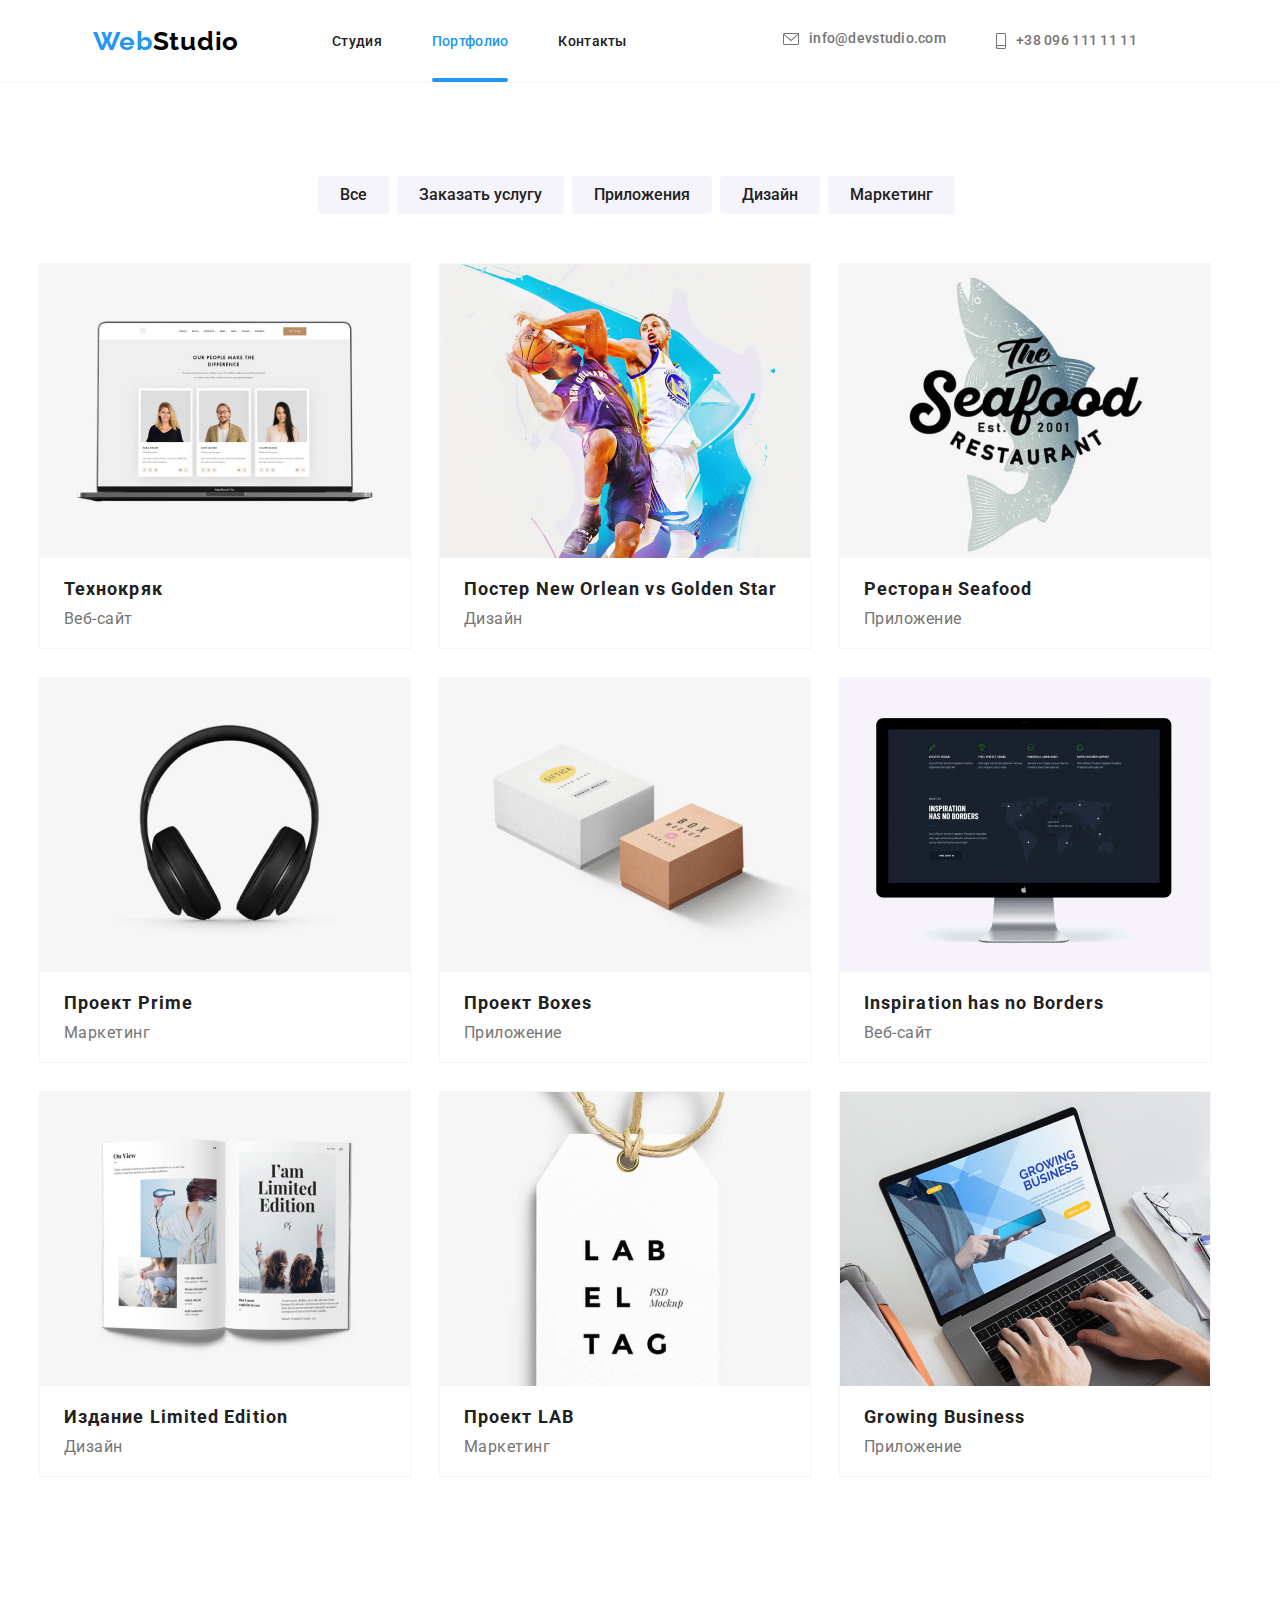
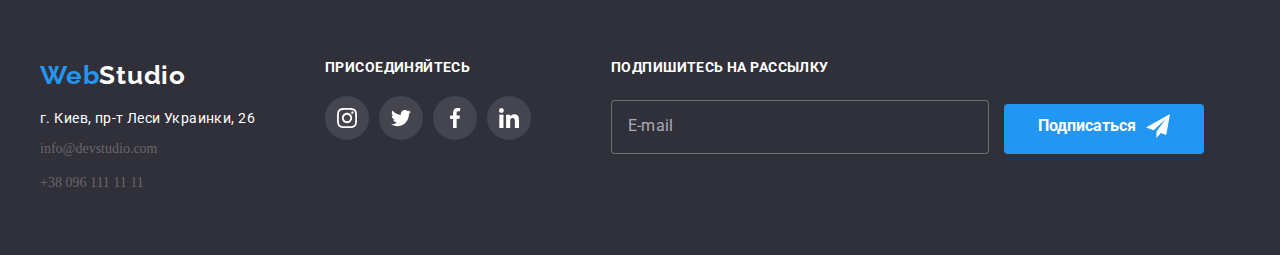
<file: portfolio.html>
<!DOCTYPE html>
<html lang="ru">
<head>
    <meta charset="UTF-8">
    <meta name="viewport" content="width=device-width, initial-scale=1.0">
    <title>Портфолио</title>
    <link rel="preconnect" href="https://fonts.gstatic.com">
    <link rel="preconnect" href="https://fonts.gstatic.com">
    <link rel="preconnect" href="https://fonts.gstatic.com">
    <link href="https://fonts.googleapis.com/css2?family=Raleway:wght@700&family=Roboto:wght@400;500;700;900&display=swap" rel="stylesheet">
<link rel="stylesheet" href="https://cdnjs.cloudflare.com/ajax/libs/modern-normalize/1.0.0/modern-normalize.min.css"
 integrity="sha512-ISS7cAi1PEhQ8jnbJpJZMd29NlhNj4AWYyLOSp2CE/CsHxTCu+r+t0D2yoJudVrd0/8fTVPUVDzY5Tvli75u/g==" crossorigin="anonymous" />
<link rel="stylesheet" href="./css/styles.css">
</head>
<body>
    
       <!--COMPONENTS-->
       <header class="header">
        <div class="container main-logo">
          <nav class="header-nav main-logo">
              <a class="logo  link" href="./index.html">
              <span class="logo-color">Web</span>Studio</a>
          <ul class="nav-list list">
              <li class="nav-item "><a href="./index.html" class=" nav-link link">Студия</a></li>
              <li class="nav-item "><a href="./portfolio.html" class="active nav-link link line-line ">Портфолио</a></li>
              <li class="nav-item"><a class="nav-link link">Контакты</a></li>
          </ul>
          </nav>
          <ul class="info-link list">
            <li class="info-nav">
              <a class="auth-nav-link link"  href="mailto:info@devstudio.com">
                <svg class="auth-icon" width="16" height="12"  xmlns="http://www.w3.org/2000/svg" xmlns:xlink="images/sprite.svg#envelope">
                  <path d="M14.5 0H1.50001C0.672854 0 0 0.672853 0 1.50001V10.5C0 11.3271 0.672854 12 1.50001 12H14.5C15.3271 12 16 11.3271 16 10.5V1.50001C16 0.672853 15.3271 0 14.5 0ZM14.5 0.999994C14.5679 0.999994 14.6325 1.01409 14.6916 1.0387L8 6.83838L1.30833 1.0387C1.36742 1.01412 1.43204 0.999994 1.49998 0.999994H14.5ZM14.5 11H1.50001C1.22414 11 0.999996 10.7759 0.999996 10.5V2.09521L7.67236 7.87792C7.76661 7.95944 7.8833 7.99999 8 7.99999C8.1167 7.99999 8.23339 7.95948 8.32764 7.87792L15 2.09521V10.5C15 10.7759 14.7759 11 14.5 11Z"/>
                  </svg>
                info@devstudio.com</a>
            </li>
            <li class="info-nav">
              <a class="auth-nav-link link" href="tel:+380961111111">
                <svg class="auth-icon" width="10" height="16" xmlns="http://www.w3.org/2000/svg" xmlns:xlink="images/sprite.svg#smartphone">
                <path d="M8.5 0H1.5C0.672848 0 0 0.672848 0 1.5V14.5C0 15.3272 0.672848 16 1.5 16H8.5C9.32715 16 10 15.3272 10 14.5V1.5C10 0.672848 9.32715 0 8.5 0ZM1.5 1H8.5C8.77588 1 9 1.22412 9 1.5V12H1V1.5C1 1.22412 1.22412 1 1.5 1ZM8.5 15H1.5C1.22412 15 1 14.7759 1 14.5V13H9V14.5C9 14.7759 8.77588 15 8.5 15Z"/>
                <path d="M2.35355 13.7389C2.54882 13.9213 2.54882 14.2169 2.35355 14.3992C2.15828 14.5816 1.84172 14.5816 1.64645 14.3992C1.45118 14.2169 1.45118 13.9213 1.64645 13.7389C1.84172 13.5566 2.15828 13.5566 2.35355 13.7389Z"/>
                </svg> +38 096 111 11 11</a>
            </li>
          </ul>
        </div>
    </header>
      <main>
        <!--MENU-->
        <section>
            <h1 hidden>Портфолио</h1>
            <ul class="menu-list list">
                <li class="menu-portfolio link">
                    <button class="btn-menu" type="button">
                        Все
                    </button>
                </li>
                <li class="menu-portfolio link">
                    <button class="btn-menu" type="button">
                        Заказать услугу
                    </button>
                </li>
                <li class="menu-portfolio link">
                    <button class="btn-menu"  type="button">
                        Приложения
                    </button>
                </li>
                <li class="menu-portfolio link" >
                    <button class="btn-menu" type="button">
                        Дизайн
                    </button>
                </li>
                <li class="menu-portfolio link">
                    <button class="btn-menu" type="button">
                        Маркетинг
                    </button>
                </li>
            </ul>
        </section>

        <!--PORTFOLIO-->
        <section class="portfolio">
            <h2 hidden>Сайты</h2>
            <ul class="portfolio-list list">
                <li class="portfolio-kart link">
                  <a class="galery-link link" href="">
                  <div class="galery-content1">
                    <img  src="./images/img10.jpg" width="370" height="294" alt="Технокряк"/>
                    <p class="galery-content">
                      Технокряк это современная площадка распространения
                      коронавируса. Компании используют эту платформу для
                      цифрового шпионажа и атак на защищённые сервера конкурентов.
                    </p>
                  </div>
                    <h3 class="site-name">Технокряк</h3>
                    <p class="preview-name">Веб-сайт</p>
                    </a>
                </li>
                <li class="portfolio-kart link">
                  <a class="galery-link link" href="">
                    <div class="galery-content1">
                    <img src="./images/img5.jpg" width="370" height="294" alt="Постер New Orlean vs Golden Star" />
                    <p class="galery-content">
                      Технокряк это современная площадка распространения
                      коронавируса. Компании используют эту платформу для
                      цифрового шпионажа и атак на защищённые сервера конкурентов.
                    </p>
                  </div>
                    <h3 class="site-name">Постер New Orlean vs Golden Star</h3>
                    <p class="preview-name">Дизайн</p>
                  </a>
                </li>
                <li class="portfolio-kart link" >
                  <a class="galery-link link" href="">
                    <div class="galery-content1">
                    <img src="./images/img6.jpg" width="370" height="294" alt="Ресторан Seafood" />
                    <p class="galery-content">
                      Технокряк это современная площадка распространения
                      коронавируса. Компании используют эту платформу для
                      цифрового шпионажа и атак на защищённые сервера конкурентов.
                    </p>
                    </div>
                    <h3 class="site-name" >Ресторан Seafood</h3>
                    <p class="preview-name">Приложение</p>
                    </a>
                </li>
                <li class="portfolio-kart link">
                  <a class="galery-link link" href="">
                    <div class="galery-content1">
                    <img src="./images/img8.jpg" width="370" height="294" alt="Проект Prime" />
                    <p class="galery-content">
                      Технокряк это современная площадка распространения
                      коронавируса. Компании используют эту платформу для
                      цифрового шпионажа и атак на защищённые сервера конкурентов.
                    </p>
                    </div>
                    <h3 class="site-name">Проект Prime</h3>
                    <p class="preview-name">Маркетинг</p>
                    </a>
                </li>
                <li class="portfolio-kart link">
                  <a class="galery-link link" href="">
                    <div class="galery-content1">
                    <img src="./images/img13.jpg" width="370" height="294" alt="Проект Boxes" />
                    <p class="galery-content">
                      Технокряк это современная площадка распространения
                      коронавируса. Компании используют эту платформу для
                      цифрового шпионажа и атак на защищённые сервера конкурентов.
                    </p>
                    </div>
                    <h3 class="site-name">Проект Boxes</h3>
                    <p class="preview-name" >Приложение</p>
                    </a>
                </li>
                <li class="portfolio-kart link">
                  <a class="galery-link link" href="">
                    <div class="galery-content1">
                    <img src="./images/img12.jpg" width="370" height="294" alt="Inspiration has no Borders" />
                    <p class="galery-content">
                      Технокряк это современная площадка распространения
                      коронавируса. Компании используют эту платформу для
                      цифрового шпионажа и атак на защищённые сервера конкурентов.
                    </p>
                    </div>
                    <h3 class="site-name">Inspiration has no Borders</h3>
                    <p class="preview-name">Веб-сайт</p>
                    </a>
                </li>
                <li class="portfolio-kart link">
                  <a class="galery-link link" href="">
                    <div class="galery-content1">
                    <img src="./images/img7.jpg" width="370" height="294" alt="Издание Limited Edition" />
                    <p class="galery-content">
                      Технокряк это современная площадка распространения
                      коронавируса. Компании используют эту платформу для
                      цифрового шпионажа и атак на защищённые сервера конкурентов.
                    </p>
                    </div>
                    <h3 class="site-name">Издание Limited Edition</h3>
                    <p class="preview-name">Дизайн</p>
                    </a>
                </li>
                <li class="portfolio-kart link">
                  <a class="galery-link link" href="">
                    <div class="galery-content1">
                    <img src="./images/img11.jpg" width="370" height="294" alt="Проект LAB" />
                    <p class="galery-content">
                      Технокряк это современная площадка распространения
                      коронавируса. Компании используют эту платформу для
                      цифрового шпионажа и атак на защищённые сервера конкурентов.
                    </p>
                    </div>
                    <h3 class="site-name">Проект LAB</h3>
                    <p class="preview-name">Маркетинг</p>
                    </a>
                </li>
                <li class="portfolio-kart link">
                  <a class="galery-link link" href="">
                    <div class="galery-content1">
                    <img src="./images/img9.jpg" width="370" height="294" alt="Growing Business" />
                    <p class="galery-content">
                      Технокряк это современная площадка распространения
                      коронавируса. Компании используют эту платформу для
                      цифрового шпионажа и атак на защищённые сервера конкурентов.
                    </p>
                    </div>
                    <h3 class="site-name">Growing Business</h3>
                    <p class="preview-name">Приложение</p>
                    </a>
                </li>
            </ul>
        </section>
    </main>

     <!--footer>-->
     <footer class="footer">
        <div class="container">
          <div class="footer-wraper">
            <a class="link logo logo-contacts" href="./index.html"><span class="logo-color">Web</span>Studio</a>
            <address class="address">
              <ul class="list">
                <li>
                  <a class="link maps" href="https://goo.gl/maps/Kj9o169cFubhBfax5" target="_blank" rel="noopener noreferrer">
                    г. Киев, пр-т Леси Украинки, 26
                  </a>
                </li>
                <li>
                  <a class="link contacts-info" href="mailto:info@devstudio.com">info@devstudio.com</a>
                </li>
                <li>
                  <a class="link contacts-info" href="tel:+380961111111">+38 096 111 11 11</a>
                </li>
              </ul>
            </address>
  
          </div>
          <div class="footer-wraper">
            <p class="invitation">Присоединяйтесь</p>
            <ul class="icon-list list">
              <a href="" class="link">
              <li class="icon-li">
               <svg class="icon-instagram2" width="20" height="20" xmlns="http://www.w3.org/2000/svg" xmlns:xlink="images/symbol-defs.svg#icon-instagram2">
                  <path d="M19.9804 5.88005C19.9336 4.81738 19.7617 4.0868 19.5156 3.45374C19.2616 2.78176 18.8709 2.18014 18.359 1.68002C17.8589 1.1721 17.2533 0.777435 16.5891 0.527447C15.9524 0.281274 15.2256 0.109427 14.163 0.0625732C13.0924 0.0117516 12.7525 0 10.0371 0C7.32173 0 6.98185 0.0117516 5.91521 0.0586052C4.85253 0.105459 4.12195 0.277459 3.48904 0.523479C2.81692 0.777435 2.2153 1.16814 1.71517 1.68002C1.20726 2.18014 0.812743 2.78573 0.562603 3.44992C0.31643 4.0868 0.144583 4.81341 0.0977294 5.87609C0.0469078 6.9467 0.0351562 7.28658 0.0351562 10.002C0.0351562 12.7173 0.0469078 13.0572 0.0937614 14.1239C0.140615 15.1865 0.312615 15.9171 0.558787 16.5502C0.812743 17.2221 1.20726 17.8238 1.71517 18.3239C2.2153 18.8318 2.82088 19.2265 3.48508 19.4765C4.12195 19.7226 4.84856 19.8945 5.91139 19.9413C6.97788 19.9883 7.31791 19.9999 10.0333 19.9999C12.7487 19.9999 13.0885 19.9883 14.1552 19.9413C15.2179 19.8945 15.9484 19.7226 16.5813 19.4765C17.9254 18.9568 18.9881 17.8941 19.5078 16.5502C19.7538 15.9133 19.9258 15.1865 19.9727 14.1239C20.0195 13.0572 20.0313 12.7173 20.0313 10.002C20.0313 7.28658 20.0273 6.9467 19.9804 5.88005ZM18.1794 14.0457C18.1364 15.0225 17.9723 15.5499 17.8356 15.9015C17.4995 16.7728 16.808 17.4643 15.9367 17.8004C15.5851 17.9372 15.0538 18.1012 14.0809 18.1441C13.026 18.1911 12.7096 18.2027 10.0411 18.2027C7.37255 18.2027 7.05221 18.1911 6.00113 18.1441C5.02438 18.1012 4.49693 17.9372 4.1453 17.8004C3.71171 17.6402 3.31704 17.3862 2.9967 17.0541C2.6646 16.7298 2.41065 16.3391 2.2504 15.9055C2.11365 15.5539 1.94959 15.0225 1.90671 14.0497C1.8597 12.9948 1.8481 12.6783 1.8481 10.0097C1.8481 7.34122 1.8597 7.02087 1.90671 5.96995C1.94959 4.99319 2.11365 4.46575 2.2504 4.11412C2.41065 3.68038 2.6646 3.28586 3.00067 2.96536C3.32483 2.63327 3.71553 2.37931 4.14927 2.21921C4.5009 2.08247 5.03231 1.9184 6.0051 1.87537C7.05999 1.82851 7.37652 1.81676 10.0449 1.81676C12.7174 1.81676 13.0337 1.82851 14.0848 1.87537C15.0616 1.9184 15.589 2.08247 15.9407 2.21921C16.3742 2.37931 16.7689 2.63327 17.0893 2.96536C17.4213 3.28967 17.6753 3.68038 17.8356 4.11412C17.9723 4.46575 18.1364 4.99701 18.1794 5.96995C18.2263 7.02484 18.238 7.34122 18.238 10.0097C18.238 12.6783 18.2263 12.9908 18.1794 14.0457Z"/>
                  <path d="M10.0371 4.8642C7.20074 4.8642 4.89941 7.16537 4.89941 10.0019C4.89941 12.8385 7.20074 15.1396 10.0371 15.1396C12.8737 15.1396 15.1749 12.8385 15.1749 10.0019C15.1749 7.16537 12.8737 4.8642 10.0371 4.8642ZM10.0371 13.3346C8.19702 13.3346 6.70442 11.8422 6.70442 10.0019C6.70442 8.16165 8.19702 6.66921 10.0371 6.66921C11.8774 6.66921 13.3698 8.16165 13.3698 10.0019C13.3698 11.8422 11.8774 13.3346 10.0371 13.3346Z"/>
                  <path d="M16.5775 4.6611C16.5775 5.32346 16.0404 5.86052 15.3779 5.86052C14.7155 5.86052 14.1785 5.32346 14.1785 4.6611C14.1785 3.99858 14.7155 3.46167 15.3779 3.46167C16.0404 3.46167 16.5775 3.99858 16.5775 4.6611Z"/>
                </svg>
              </li>
            </a>
              <a href="" class="link">
              <li class="icon-li">
                <svg class="icon-twitter1" width="20" height="20" xmlns="http://www.w3.org/2000/svg" xmlns:xlink="images/sprite.svg#icon-twitter1">
                  <path d="M20 3.79875C19.2563 4.125 18.4637 4.34125 17.6375 4.44625C18.4875 3.93875 19.1363 3.14125 19.4412 2.18C18.6488 2.6525 17.7738 2.98625 16.8412 3.1725C16.0887 2.37125 15.0162 1.875 13.8462 1.875C11.5763 1.875 9.74875 3.7175 9.74875 5.97625C9.74875 6.30125 9.77625 6.61375 9.84375 6.91125C6.435 6.745 3.41875 5.11125 1.3925 2.6225C1.03875 3.23625 0.83125 3.93875 0.83125 4.695C0.83125 6.115 1.5625 7.37375 2.6525 8.1025C1.99375 8.09 1.3475 7.89875 0.8 7.5975C0.8 7.61 0.8 7.62625 0.8 7.6425C0.8 9.635 2.22125 11.29 4.085 11.6712C3.75125 11.7625 3.3875 11.8062 3.01 11.8062C2.7475 11.8062 2.4825 11.7913 2.23375 11.7362C2.765 13.36 4.2725 14.5538 6.065 14.5925C4.67 15.6838 2.89875 16.3412 0.98125 16.3412C0.645 16.3412 0.3225 16.3263 0 16.285C1.81625 17.4563 3.96875 18.125 6.29 18.125C13.835 18.125 17.96 11.875 17.96 6.4575C17.96 6.27625 17.9538 6.10125 17.945 5.9275C18.7588 5.35 19.4425 4.62875 20 3.79875Z"/>
                </svg>
              </li>
            </a>
              <a href="" class="link">
              <li class="icon-li">
                    <svg class="icon-facebook1" width="20" height="20" xmlns="http://www.w3.org/2000/svg" xmlns:xlink="images/sprite.svg#icon-facebook1">
                      <path d="M13.3309 3.32083H15.1567V0.140833C14.8417 0.0975 13.7584 0 12.4967 0C9.86422 0 8.06088 1.65583 8.06088 4.69917V7.5H5.15588V11.055H8.06088V20H11.6226V11.0558H14.4101L14.8526 7.50083H11.6217V5.05167C11.6226 4.02417 11.8992 3.32083 13.3309 3.32083Z"/>
                    </svg>
              </li>
            </a>
            <a href="" class="link">
              <li class="icon-li">
                <svg class="icon-linkedin1" width="20" height="20"  xmlns="http://www.w3.org/2000/svg" xmlns:xlink="images/sprite.svg#icon-linkedin1">
                  <path d="M19.9951 20V19.9992H20.0001V12.6642C20.0001 9.07587 19.2276 6.31171 15.0326 6.31171C13.0159 6.31171 11.6626 7.41837 11.1101 8.46754H11.0517V6.64671H7.07422V19.9992H11.2159V13.3875C11.2159 11.6467 11.5459 9.96337 13.7017 9.96337C15.8259 9.96337 15.8576 11.95 15.8576 13.4992V20H19.9951Z"/>
                  <path d="M0.329956 6.64746H4.47662V20H0.329956V6.64746Z"/>
                  <path d="M2.40167 0C1.07583 0 0 1.07583 0 2.40167C0 3.7275 1.07583 4.82583 2.40167 4.82583C3.7275 4.82583 4.80333 3.7275 4.80333 2.40167C4.8025 1.07583 3.72667 0 2.40167 0V0Z"/>
                </svg>
              </li>
            </a>
            </ul>
          </div>
          <div>
            <p class="invitation" >Подпишитесь на рассылку</p>
            <form action="#" class="footer-signup-form" name="footer-signup-form">
              <label class="modal-text">
              <input type="email" name="email" placeholder="E-mail" required class="contacts-form-footer"/>
              <button type="submit" class="button-footer">
                Подписаться
                <svg class="icon-button">
                 <use href="./images/svg/symbol-defs (2).svg#icon-iconsend"></use>
                  </svg>
              </button>
            </label>
            </form>
          </div>
        </div>
      </footer>
</body>
</html>
</file>
<file: css/styles.css>
/*===COMPONENTS===*/
body {
    --main-font: "Roboto", sans-serif;
    --secondary-font: "Raleway", sans-serif;
    --accent-color: #2196f3;
    --secondary-color: #212121;
	margin: 0px;
}
.container {
	width: 1200px;
	margin: 0 auto;
	padding-left: 15px;
	padding-right: 15px;
  }
h1,
h2,
h3,
h4,
h5,
h6,
p {
  margin: 0;
}
ul,
ol,
li {
  margin: 0;
  padding: 0;
}
img {
	display: block;
}
.link {
	text-decoration: none;
}
.list {
	list-style: none;
}
.address {
	font-style: normal;
}
.visually-hidden {
	position: absolute !important;
	clip: rect(1px 1px 1px 1px);
	clip: rect(1px, 1px, 1px, 1px);
	padding: 0 !important;
	border: 0 !important;
	height: 1px !important;
	width: 1px !important;
	overflow: hidden;
}
.logo {
	color: #000000;
	font-family: "Raleway", sans-serif;
	font-weight: 700;
	font-size: 26px;
	line-height: 1, 19;
	letter-spacing: 0.03em;
	animation-duration: 200ms;
}
.nav-list {
	display: flex;
	padding-top: 32px;
	padding-bottom: 32px;
	margin-left: 93px;
}
.nav-item {
	margin-right: 50px;
}
.line-line {
	color:#2196F3 ;
	margin-top: 32px;
	position: relative;
	padding-bottom: 33px;
  }
.line-line::after {
	position: absolute;
	display: block;
	bottom:0;
	left:0;
	content: "";
	width: 100%;
	height: 4px;
	border-radius: 2px;
     background-color: #2196F3;
	 bottom: 0;
}
.nav-link {
	font-family: "Roboto", sans-serif;
	font-weight: 500;
	font-size: 14px;
	line-height: 1, 17;
	letter-spacing: 0.02em;
	font-style: normal;
	color: #212121;
}
.nav-link:hover,
.nav-link:focus {
	color: #2196f3;
}
.active {
	color: #2196f3;
}
.header {
	outline: 1px solid #F5F4FA;
}
.main-logo {
	display: flex;
	align-items: center;
	justify-content: space-around;
}
.info-link {
	font-family: "Roboto", sans-serif;
	display: flex;
	font-weight: 500;
	font-size: 14px;
	line-height: 1, 17;
	letter-spacing: 0.02em;
	font-style: normal;
}
.auth-nav-link {
	color: #757575;
	font-size: 14px;
  font-weight: 500;
  line-height: 1.14px;
  letter-spacing: 0.02em;
  display: flex;
  align-items: center;
  transition: 250ms;
}
.auth-nav-link:hover .auth-icon,
.auth-nav-link:focus .auth-icon,
.auth-nav-link:hover,
.auth-nav-link:focus {
  color: #2196F3;
  fill: #2196F3;
}

.info-nav {
	padding-right: 50px;
}
.auth-icon {
	display: flex;
	margin-right: 10px;
	fill: #757575;
	transition: 250ms;
}

/*===END COMPONENTS===*/

/*===HERO===*/
.container-hero {
	background-color: rgba(47, 48, 58, 0.4);
}
.hero {
	background-image: url("../images/work.jpg");
	max-width: 1600px;
	height: 600px;
	margin: 0 auto;
	text-align: center;
}
.hero-title {
	font-family: "Roboto", sans-serif;
	font-weight: 900;
	font-size: 44px;
	text-align: center;
	justify-content: center;
	line-height: 1.36;
	color: #ffffff;
	text-transform: uppercase;
	padding-top: 200px;
	padding-left: 310px;
	padding-right: 310px;
}
.modal-btn {
	font-family: "Roboto", sans-serif;
	font-weight: 700;
	font-size: 16px;
	line-height: 1.87;
	color: #ffffff;
	background-color: #2196f3;
	cursor: pointer;
	border-radius: 4px;
	border: none;
	padding: 10px 32px;
	display: inline-block;
	margin-top: 30px;
	margin-bottom: 200px;
	transition: 250ms;
}
.modal-btn:hover {
	background-color: #188CE8;
	box-shadow: 0px 3px 1px rgba(0, 0, 0, 0.01), 0px 1px 2px rgba(0, 0, 0, 0.08), 0px 2px 2px rgba(0, 0, 0, 0.12);
	border-radius: 4px;
}
/*=== END HERO===*/

/*===ABOUT===*/
.about {
	justify-content: center;
	margin-right: 30px;
}
.about-list {
	display: flex;
	padding-top: 94px;
	padding-bottom: 94px;
}
.work {
	flex-basis: calc(100% / 4 - 30px);
	margin-left: 30px;
}
.icon-antenna1 {
	display: flex;
	background-repeat: no-repeat;
	background-color: #F5F4FA;
	border-radius: 4px;
	margin-bottom: 30px;
	padding-bottom: 25px;
	padding-top: 25px;
	padding-left: 100px;
	padding-right: 100px;
	justify-content: center;
	align-items: center;
}
.icon-clock1 {
	display: flex;
	background-repeat: no-repeat;
	background-color: #F5F4FA;
	border-radius: 4px;
	margin-bottom: 30px;
	padding-bottom: 25px;
	padding-top: 25px;
	padding-left: 100px;
	padding-right: 100px;
	justify-content: center;
}
.icon-diagram1 {
	display: flex;
	background-repeat: no-repeat;
	background-color: #F5F4FA;
	border-radius: 4px;
	margin-bottom: 30px;
	padding-bottom: 25px;
	padding-top: 25px;
	padding-left: 100px;
	padding-right: 100px;
	justify-content: center;
}
.icon-astronaut1 {
	display: flex;
	background-repeat: no-repeat;
	background-color: #F5F4FA;
	border-radius: 4px;
	margin-bottom: 30px;
	padding-bottom: 25px;
	padding-top: 25px;
	padding-left: 100px;
	padding-right: 100px;
	justify-content: center;
}
.work-title {
	font-family: "Roboto", sans-serif;
	font-weight: 700;
	font-size: 14px;
	line-height: 1, 14;
	letter-spacing: 0.03em;
	font-style: normal;
	color: #212121;
	text-transform: uppercase;
	padding-bottom: 10px;
}
.work-text {
	font-family: "Roboto", sans-serif;
	font-weight: 400;
	font-size: 14px;
	line-height: 1, 71;
	letter-spacing: 0.03em;
	font-style: normal;
	color: #757575;
}
/*=== END ABOUT===*/

/*=== SERVICES===*/
.services {
	justify-content: center;
}
.caption {
	font-family: "Roboto", sans-serif;
	font-weight: 700;
	font-size: 36px;
	line-height: 1, 16;
	text-align: center;
	letter-spacing: 0.03em;
	font-style: normal;
	color: #212121;
}
.service-list {
	display: flex;
	justify-content: center;
	margin-bottom: 94px;
	margin-top: 50px;
}
.caption-pic {
	padding-right: 30px;
	position: relative;
}
.mobil {
	font-family: "Roboto", sans-serif;
	position: absolute;
	left: 0;
	bottom: 0;
	padding: 27px;
	width: 370px;
	text-align: center;
	font-style: normal;
	font-size: 14px;
	font-weight: 700;
	line-height: 1,14;
	letter-spacing: 0.03em;
	text-transform: uppercase;
	color:#fff;
	background-color: rgba(47, 48, 58, 0.8);
}
/*=== END SERVICES===*/

/*=== MASTERS===*/
.masters {
	background: #f5f4fa;
	width: 100%;
	padding-top: 94px;
	padding-bottom: 94px;
	justify-content: center;
}
.masters-list {
	display: flex;
	justify-content: center;
	padding-top: 50px;
	margin: 0 ;
}
.captein-masters {
	background: #ffffff;
	box-shadow: 0px 2px 1px 0px rgba(0, 0, 0, 0.15);
	border-radius: 4px;
	margin-right: 30px;
	flex-basis: calc(100% / 4 - 30px);
}
.work-name {
	font-family: "Roboto", sans-serif;
	font-weight: 500;
	font-size: 16px;
	line-height: 1,18;
	letter-spacing: 0.03em;
	font-style: normal;
	color: #212121;
	padding-top: 30px;
	text-align: center;
}
.position {
	font-family: "Roboto", sans-serif;
	font-weight: 400;
	font-size: 16px;
	line-height: 1,18;
	letter-spacing: 0.03em;
	font-style: normal;
	color: #757575;
	text-align: center;
	padding-top: 10px;
	padding-bottom: 16px;
}
.icon-masters-list {
	text-align: center;
	padding-bottom: 30px;
	justify-content: center;
}
.icon-items-link {
	transition: 250ms;
}
.icon-items-link:focus .instagram,  
.icon-items-link:hover .instagram  {
   color: #fff;
   background-color: #2196F3;
}
.icon-masters {
	display: inline-flex;
	width: 44px;
	height: 44px;
	margin-right: 10px;
	border-radius: 50%;
	/*background:rgba(255, 255, 255, 0.1);*/
	text-align: center;
	fill: #AFB1B8;
	transition: 250ms;
}
.instagram {
	margin: auto;
	width: 20px;
	height: 20px;
}
.icon-masters:hover,
.icon-masters:focus {
	background-color: #2196F3;
	fill: #fff;
}
/*===END MASTERS===*/

/*===CLIENTS===*/
.clients {
	margin-top: 94px;
}
.clients-title {
	justify-content: center;
	display: flex;
	margin-bottom: 94px;
	margin-top: 50px;
}
.icon-logo1 {
	display: flex;
	background-repeat: no-repeat;
	border: 1px solid #AFB1B8;
	width: 170px;
	height: 90px;
	border-radius: 4px;
	box-sizing: border-box;
	fill: #AFB1B8;
	align-items: center;
	justify-content: center;
	margin-right: 30px;
}
.icon-logo2 {
	display: flex;
	border: 1px solid #AFB1B8;
	width: 170px;
	height: 90px;
	border-radius: 4px;
	box-sizing: border-box;
	fill: #AFB1B8;
	align-items: center;
	justify-content: center;
	margin-right: 30px;
}
.icon-logo3 {
	display: flex;
	border: 1px solid #AFB1B8;
	width: 170px;
	height: 90px;
	border-radius: 4px;
	box-sizing: border-box;
	fill: #AFB1B8;
	align-items: center;
	justify-content: center;
	margin-right: 30px;
}
.icon-logo4 {
	display: flex;
	border: 1px solid #AFB1B8;
	width: 170px;
	height: 90px;
	border-radius: 4px;
	box-sizing: border-box;
	fill: #AFB1B8;
	align-items: center;
	justify-content: center;
	margin-right: 30px;
}
.icon-logo5 {
	display: flex;
	border: 1px solid #AFB1B8;
	width: 170px;
	height: 90px;
	border-radius: 4px;
	box-sizing: border-box;
	fill: #AFB1B8;
	align-items: center;
	justify-content: center;
	margin-right: 30px;
}
.icon-logo6 {
	display: flex;
	border: 1px solid #AFB1B8;
	width: 170px;
	height: 90px;
	border-radius: 4px;
	box-sizing: border-box;
	fill: #AFB1B8;
	align-items: center;
	justify-content: center;
}
.clients-navigation {
	transition: 250ms;
}
.clients-navigation:hover {
	fill: #2196F3;
	border: 1px solid #2196F3;
	cursor: pointer;
}
/*===END CLIENTS===*/

/*===FOOTER===*/
.footer {
	background-color: #2f303a;
  }
  .footer .container {
	display: flex;
	padding-top: 60px;
	padding-bottom: 60px;
}
  .logo-contacts {
	color: #ffffff;
	font-family: "Raleway", sans-serif;
	font-weight: 700;
	font-size: 26px;
	line-height: 1, 19;
	letter-spacing: 0.03em;
}
.logo-color {
	color: #2196f3;
	font-family: "Raleway", sans-serif;
	font-weight: 700;
	font-size: 26px;
	line-height: 1,19;
	letter-spacing: 0.03em;
	margin-bottom: 20px;
}
.maps {
	font-family: "Roboto", sans-serif;
	color: #ffffff;
	font-weight: 400;
	font-size: 14px;
	line-height: 1,71;
	letter-spacing: 0.03em;
	font-style: #ffffff;
	padding-top: 20px;
	display: inline-block;
}
.contacts-info {
	color: rgba(151, 139, 139, 0.6);
	font-weight: 400;
    font-size: 14px;
    line-height: 1.71;
    display: inline-block;
    padding-top: 10px;
}
.address,
.list-item-contact,
.contacts-info {
	display: flex;
 	 flex-direction: column;
}
  .invitation {
	font-family: "Roboto", sans-serif;
	color: #fff;
	font-weight: 700;
	font-size: 14px;
	line-height: 1.14;
	margin-bottom: 20px;
    letter-spacing: 0.03em;
	text-transform: uppercase;
  }
  .footer .icon-list {
	display: flex;
  }
  .footer-wraper:not(:last-child) {
	margin-right: 70px;
  }
.icon-li {
	display: inline-flex;
	width: 44px;
	height: 44px;
	margin-right: 10px;
	border-radius: 50%;
	background-color: #fff;
	background:rgba(255, 255, 255, 0.1);
	transition: 250ms;
}
.icon-li:hover {
	background-color: #2196f3;
}
  .icon-instagram2 {
	margin: auto;
	width: 20px;
	height: 20px;
	fill: #fff;
  }
  .icon-twitter1 {
	margin: auto;
	width: 20px;
	height: 20px;
	fill: #fff;
}
.icon-facebook1 {
	margin: auto;
	width: 20px;
	height: 20px;
	fill: #fff;
}
.icon-linkedin1 {
	margin: auto;
	width: 20px;
	height: 20px;
	fill: #fff;
}
/*===END FOOTER===*/

/*===MODALKA===*/
.backdrop {
	position: fixed;
	top: 0;
	left: 0;
	width: 100vw;
	height: 100vh;
	background-color: rgba(0, 0, 0, 0.12);
	transition: 250ms;
	animation-duration: 200ms;
}
.modal {
	position: absolute;
	top: 50%;
	left: 50%;
	transform: translate(-50%, -50%);
	width: 528px;
	height: 580px;
	background-color: #fff;
	box-shadow: 0px 1px 3px rgba(0, 0, 0, 0.12), 0px 1px 1px rgba(0, 0, 0, 0.14),
    0px 2px 1px rgba(0, 0, 0, 0.2);
	border-radius: 4px;
	transition: 250ms;
}
.close {
	fill: #000;
	transition: 250ms;
}
.close:focus, .close:hover {
	fill: #2196F3;
}
.modal-close-btn {
	display: flex;
	position: absolute;
	top: 8px;
	right: 8px;
	padding: 0;
	width: 30px;
	height: 30px;
	justify-content: center;
   align-items: center;
	background: transparent;
	border: 1px solid rgba(0, 0, 0, 0.1);
	border-radius: 50%;
	cursor: pointer;
}
.is-hidden {
	opacity: 0;
	visibility: hidden;
	pointer-events: none;
}
.modal-h3 {
	font-family: "Roboto", sans-serif;
	color: #212121;
	font-style: normal;
	font-weight: 700;
	font-size: 20px;
	line-height: 1.15;
	letter-spacing: 0.03em;
	text-align: center;
	padding-top: 40px;
}
.contact-form {
	width: 448px;
	min-height: 200px;
	padding-top: 12px;
	margin: 0 auto;
	box-shadow: 0px 1px 3px rgba(0, 0, 0, 0.12) 0px 1px 1px rgba(0, 0, 0, 0.14) 0px 2px 1px rgba(0, 0, 0, 0.2);
}
.modal-text {
	font-family: "Roboto", sans-serif;
	color: #757575;
	font-style: normal;
	font-weight: 400;
	font-size: 12px;
	line-height: 1.16;
	letter-spacing: 0.01em;
}
.contacts-form-footer {
	width: 358px;
	height: 50px;
	border: 1px solid rgba(255, 255, 255, 0.3);
	border-radius: 4px;
	margin-top: 4px;
	padding-left: 16px;
	transition: 250ms;
	background-color: #2f303a;
}
.contacts-form-footer:focus {
	outline: none;
	border: 1px solid rgba(255, 255, 255, 0.3);
}
.contacts-form-footer::placeholder {
	font-family: "Roboto", sans-serif;
	font-style: normal;
	font-weight: 400;
	font-size: 16px;
	line-height: 1.25;
	letter-spacing: 0.01em;
	color: rgba(255, 255, 255, 0.6);
}
.button-footer {
	justify-content: center;
	width: 200px;
	font-family: "Roboto", sans-serif;
	font-weight: 700;
	height: 50px;
	font-size: 16px;
	line-height: 1.87;
	color: #ffffff;
	background-color: #2196f3;
	cursor: pointer;
	border-radius: 4px;
	border: none;
	padding-top: 5px;
	padding-bottom: 10px;
	display: inline-flex;
	align-items: center;
	margin-left: 12px;
}
.icon-button {
	fill: #fff;
	width: 24px;
	height: 24px;
	display: inline-flex;
	margin-left: 10px;
}
.button-footer:hover {
	background-color: #188CE8;
	box-shadow: 0px 3px 1px rgba(0, 0, 0, 0.01), 0px 1px 2px rgba(0, 0, 0, 0.08), 0px 2px 2px rgba(0, 0, 0, 0.12);
	border-radius: 4px;
}
.form-field {
	position: relative;
	display: flex;
	display: block;
}
.modal-form-icon {
	position: absolute;
	display: block;
	width: 18px;
	height: 18px;
	fill: #212121;
	top: 50%;
	left: 12px;
	transform: translateY(-50%);
	transition: 250ms;
}
.contacts-form-input {
	width: 100%;
	height: 40px;
	margin-bottom: 10px;
	border: 1px solid rgba(33, 33, 33, 0.2);
	border-radius: 4px;
	margin-top: 4px;
	padding-left: 42px;
	transition: 250ms;
}
.contacts-form-input:focus {
	outline: none;
	border: 1px solid #2196F3;
}
.contacts-form-input:focus + .modal-form-icon {
	fill: #2196f3;
}
.span-text {
	font-family: "Roboto", sans-serif;
	color: #2196f3;
	text-decoration: underline;
	font-style: normal;
	font-weight: 400;
	font-size: 14px;
	line-height: 1.71;
	letter-spacing: 0.03em;
}
.contact-form-massage {
	width: 100%;
	height: 120px;
	border: 1px solid rgba(33, 33, 33, 0.2);
	box-sizing: border-box;
	border-radius: 4px;
	margin-top: 4px;
	resize: none;
	padding-top: 12px;
	padding-left: 16px;
	padding-bottom: 12px;
	padding-right: 16px;
	transition: 250ms;
}
.contact-form-massage:focus {
	outline: none;
	border: 1px solid #2196F3;
}
.contact-form-massage::placeholder {
	font-family: "Roboto", sans-serif;
	font-style: normal;
	font-weight: 400;
	font-size: 14px;
	line-height: 1.14;
	letter-spacing: 0.01em;
	color: rgba(117, 117, 117, 0.5);
}
.textarea::-webkit-input-placeholder {
	color: rgba(117, 117, 117, 0.5);
	font-family: "Roboto", sans-serif;
	font-style: normal;
	font-weight: 400;
	font-size: 12px;
	line-height: 1.16;
	letter-spacing: 0.01em;
}
.contacts-form-box:checked + .modal-text-span::before  {
	background-image: url(../images/Vectorh.svg);
	background-color: #2196F3;
  background-position: center;
  cursor: pointer;
  background-repeat: no-repeat;
  border: 0px solid #fff;
  border-radius: 2px;
}
.modal-text-span {
	display: flex;
	font-family: "Roboto", sans-serif;
	color: #757575;
	font-style: normal;
	font-weight: 400;
	font-size: 14px;
	line-height: 1.71;
	letter-spacing: 0.03em;
	align-items: center;
	margin-top: 20px;
}
.modal-text-span::before {
	content: "";
	display: block;
	width: 16px;
	height: 16px;
	border: 2px solid #212121;
	border-radius: 2px;
	cursor: pointer;
	margin-right: 8px;
}
.contact-form-btn {
	font-family: "Roboto", sans-serif;
	font-weight: 700;
	font-size: 16px;
	line-height: 1.87;
	color: #ffffff;
	background-color: #2196f3;
	cursor: pointer;
	border-radius: 4px;
	border: none;
	padding: 10px 55px;
	margin-top: 20px;
	margin-bottom: 40px;
	transition: 250ms;
	margin-left: 133px;
	align-self: center;
}
.contact-form-btn:hover {
	background-color: #188CE8;
	box-shadow: 0px 3px 1px rgba(0, 0, 0, 0.01), 0px 1px 2px rgba(0, 0, 0, 0.08), 0px 2px 2px rgba(0, 0, 0, 0.12);
	border-radius: 4px;
}
/*===END MODALKA===*/

/*===========PORTFOLIO===============*/
/*===MENU===*/
.menu-border {
	outline: 1px solid #F5F4FA;
}
.menu-list {
	display: flex;
	justify-content: center;
	margin-top: 94px;
}
.menu-portfolio {
	margin-right: 8px;
	transition: 250ms;
}
.menu-portfolio:hover {
	box-shadow: 0px 3px 1px rgba(0, 0, 0, 0.01), 0px 1px 2px rgba(0, 0, 0, 0.08), 0px 2px 2px rgba(0, 0, 0, 0.12);
	border-radius: 4px;
}
.btn-menu {
	font-family: "Roboto", sans-serif;
	font-weight: 500;
	font-size: 16px;
	line-height: 1.62;
	cursor: pointer;
	color: #212121;
	background-color: #f5f4fa;
	border-radius: 4px;
	border: none;
	padding: 6px 22px;
	transition: 250ms;
}
.btn-menu:hover {
	color: #ffffff;
	background-color: #2196f3;
}
/*===END MENU===*/

/*===PORTFOLIO===*/
.portfolio-list {
	flex-wrap: wrap;
	display: flex;
	margin-top: 50px;
	margin-bottom: 94px;
	justify-content: center;
}
.portfolio-kart {
	outline: 1px solid #F5F4FA;
	margin-right: 30px;
	margin-bottom: 30px;
	transition: 250ms;
}
.galery-link:hover .galery-content {
	transform: translateY(0%);
}
.portfolio-kart:hover {
	box-shadow: 0px 1px 1px rgba(0, 0, 0, 0.12), 0px 4px 4px rgba(0, 0, 0, 0.06), 1px 4px 6px rgba(0, 0, 0, 0.16);
}
.galery-content1 {
	position: relative;
	overflow: hidden;
}
.galery-content {
	font-family:"Roboto", sans-serif;
	font-style: normal;
	font-size: 18px;
	line-height: 1.55;
	position: absolute;
	top: 0;
	left: 0;
	background-color: rgba(33, 150, 243, 0.9);
	color: #fff;
	padding: 63px 24px;
	height: 100%;
	transform: translateY(100%);
	transition: 250ms;
}
.galery-content1:hover .galery-content,
.galery-content1:focus .galery-content {
transform: translateY(0%);
}
.site-name {
	font-family: "Roboto", sans-serif;
	font-weight: 700;
	font-size: 18px;
	line-height: 2,25;
	letter-spacing: 0.06em;
	font-style: normal;
	color: #212121;
	padding-left: 24px;
	padding-top: 20px;
}
.preview-name {
	font-family: "Roboto", sans-serif;
	font-weight: 400;
	font-size: 16px;
	line-height: 1,87;
	letter-spacing: 0.03em;
	font-style: normal;
	color: #757575;
	padding-left: 24px;
	padding-bottom: 20px;
	padding-top: 10px;
}
/*===END PORTFOLIO===*/
</file>
